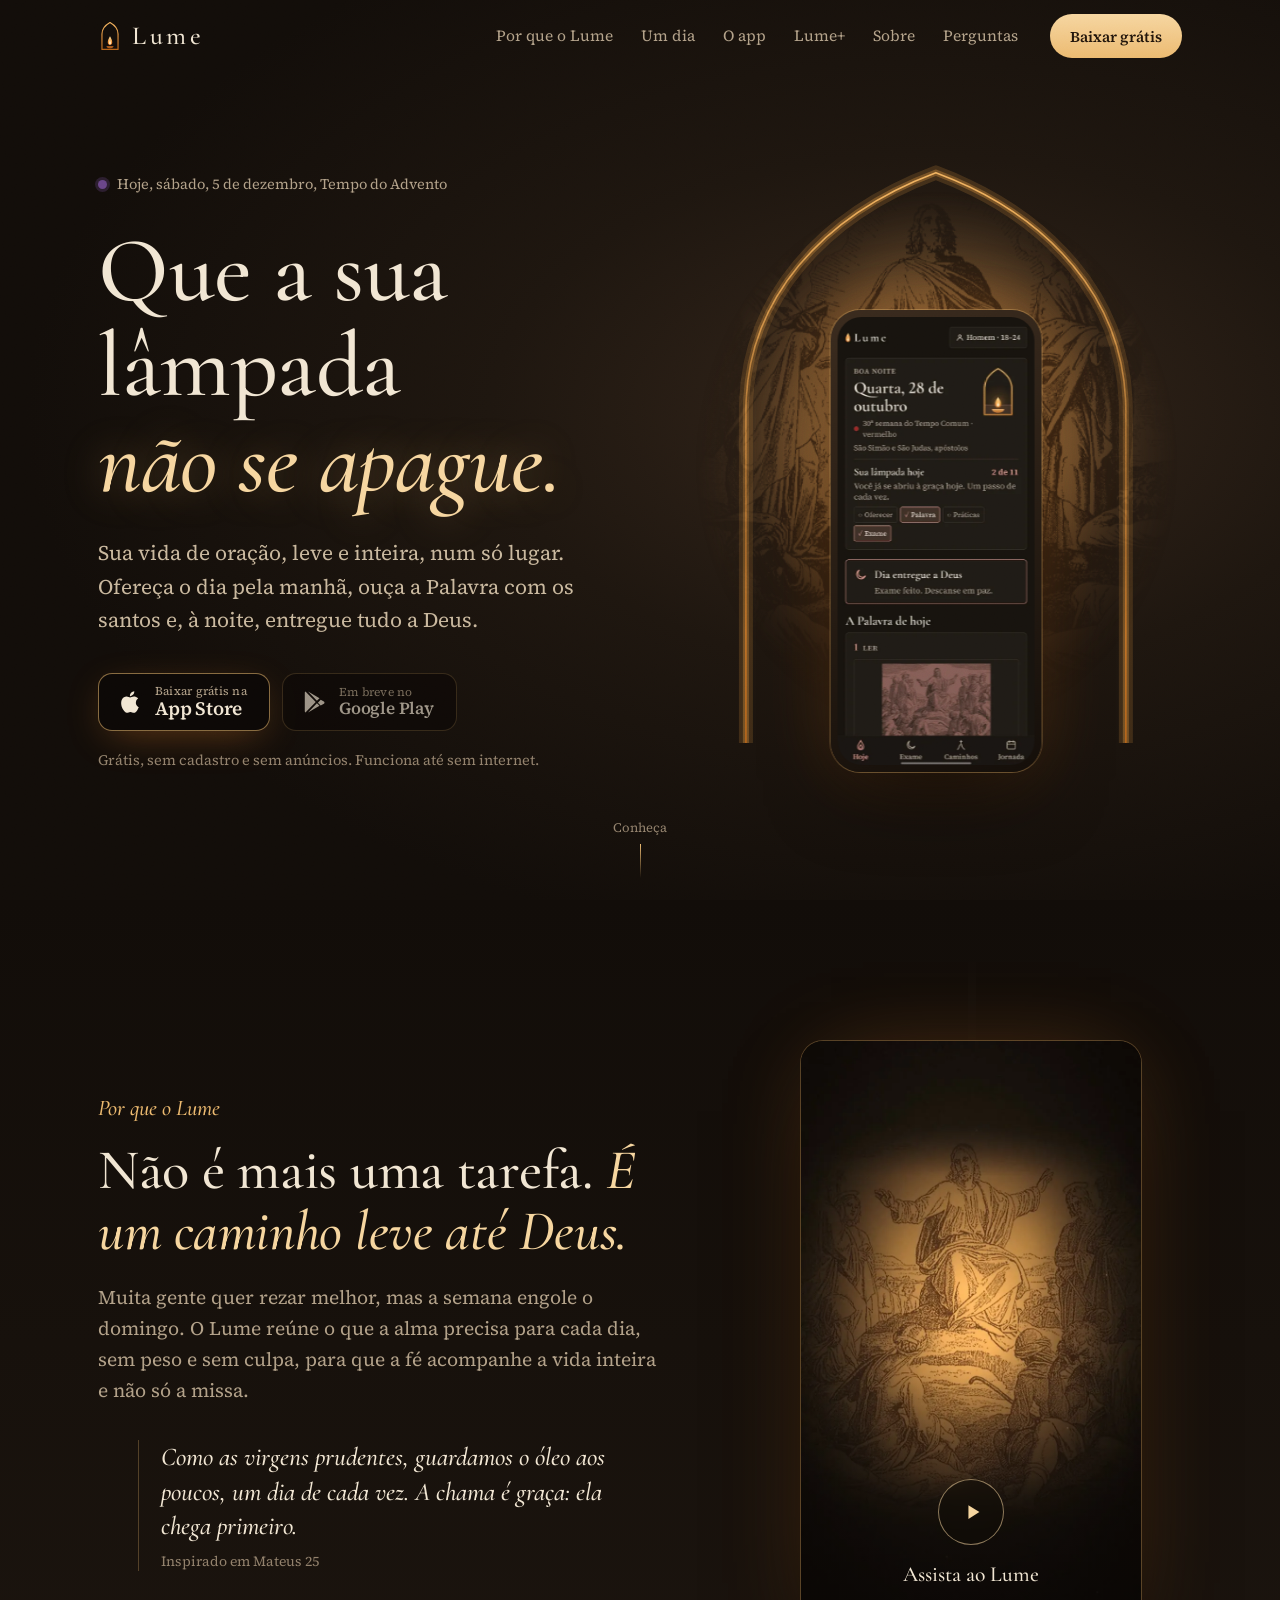
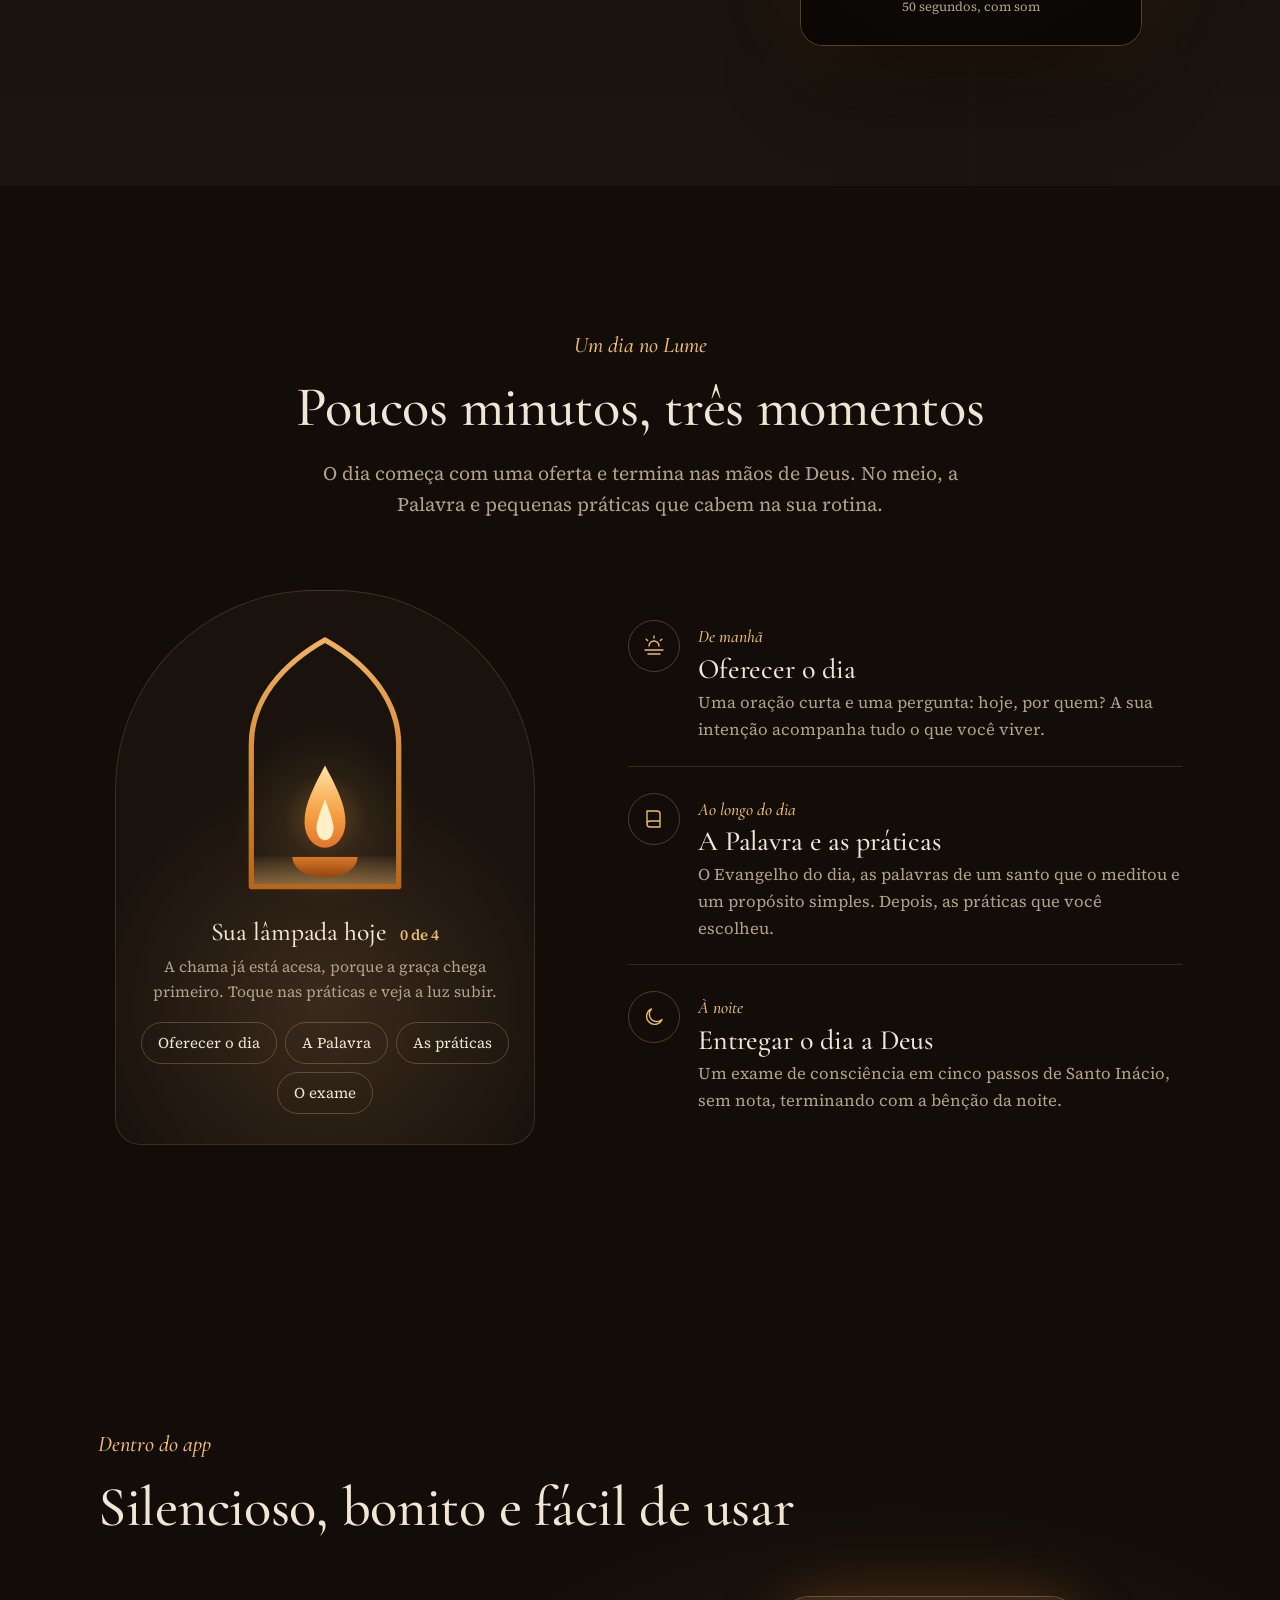
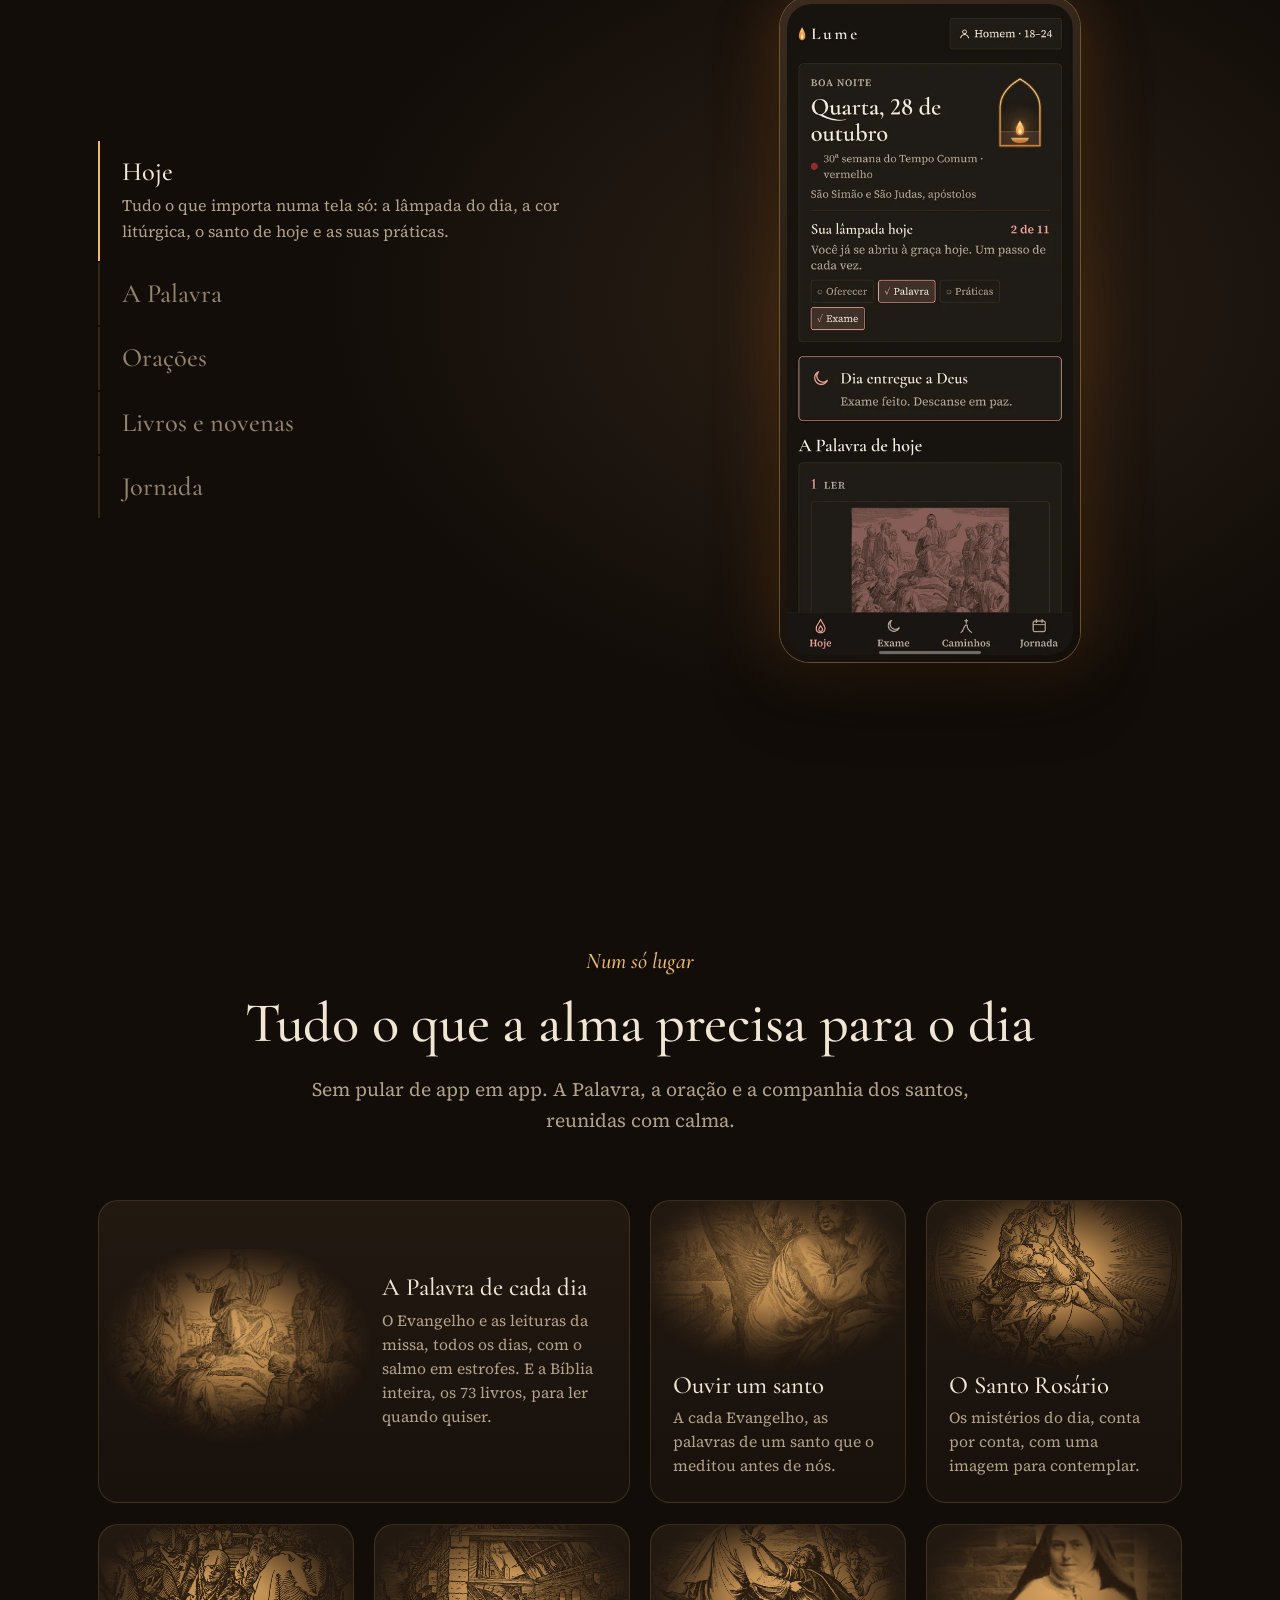
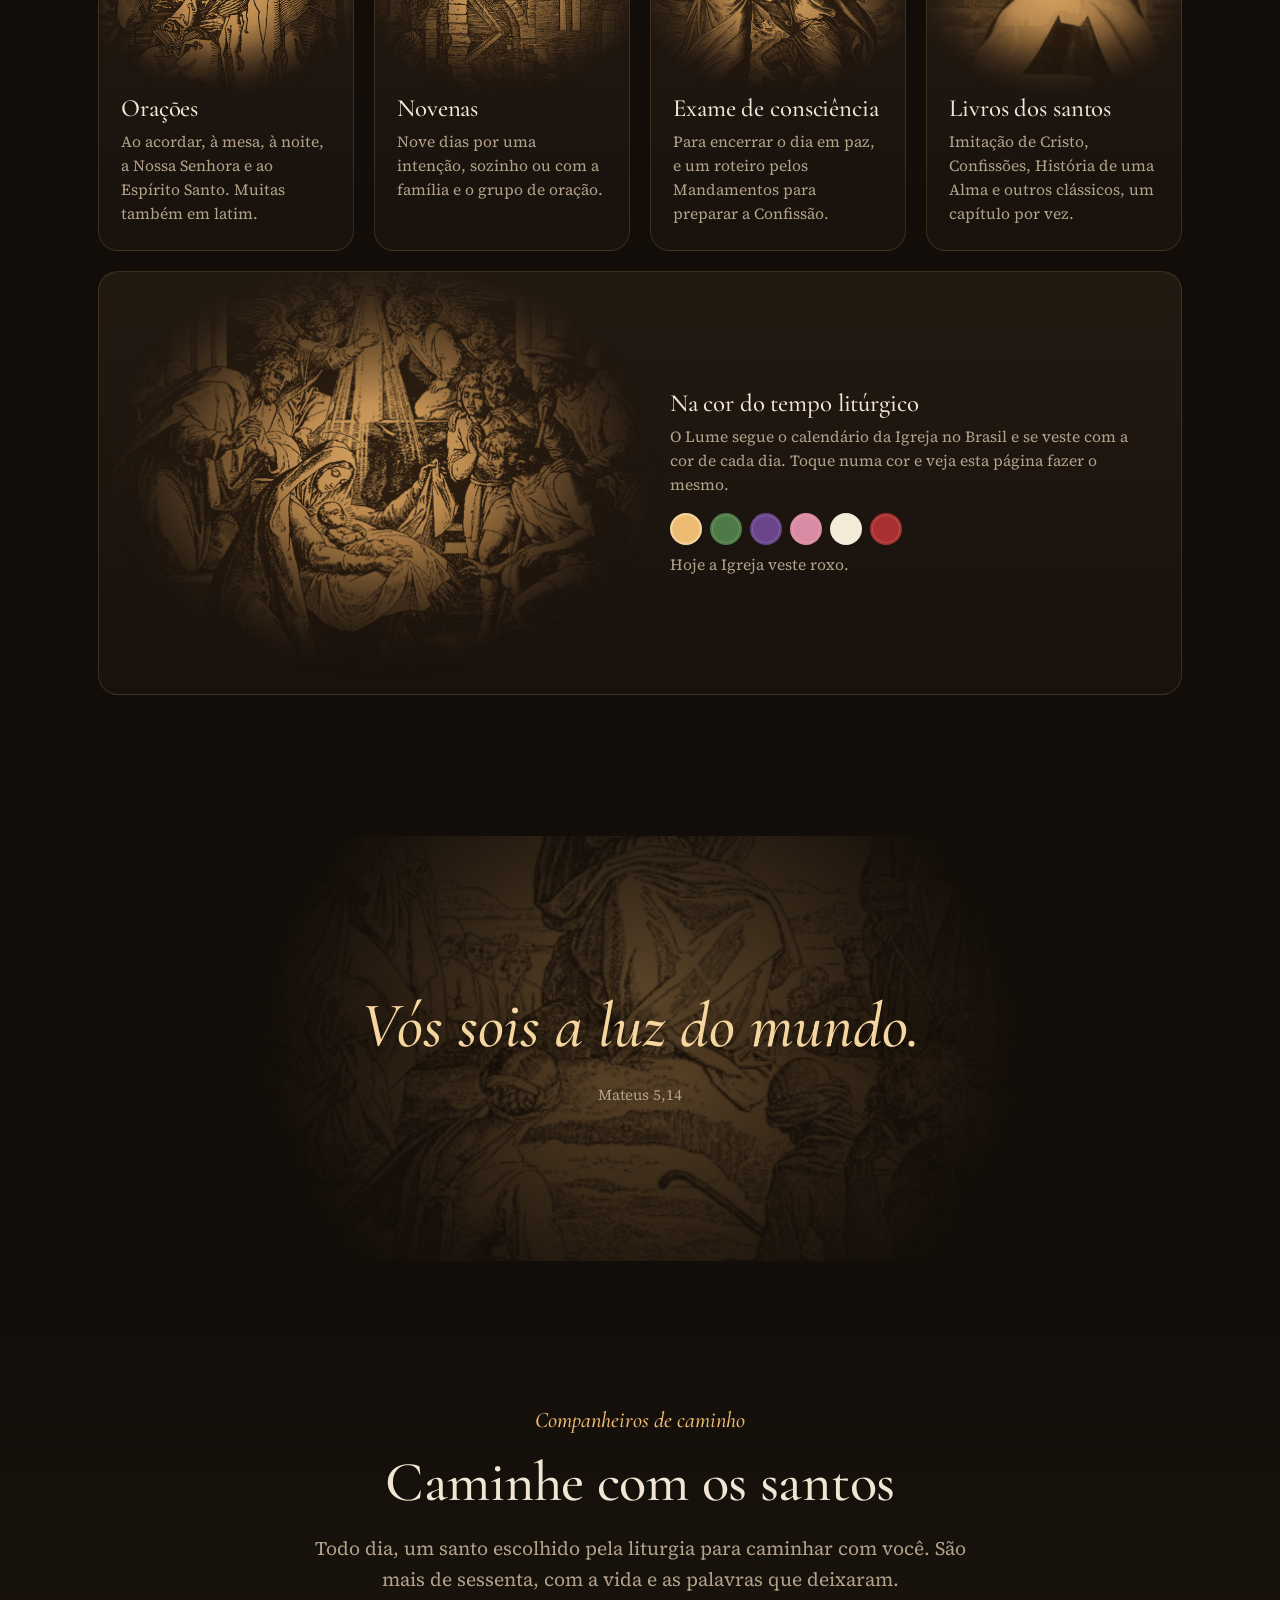
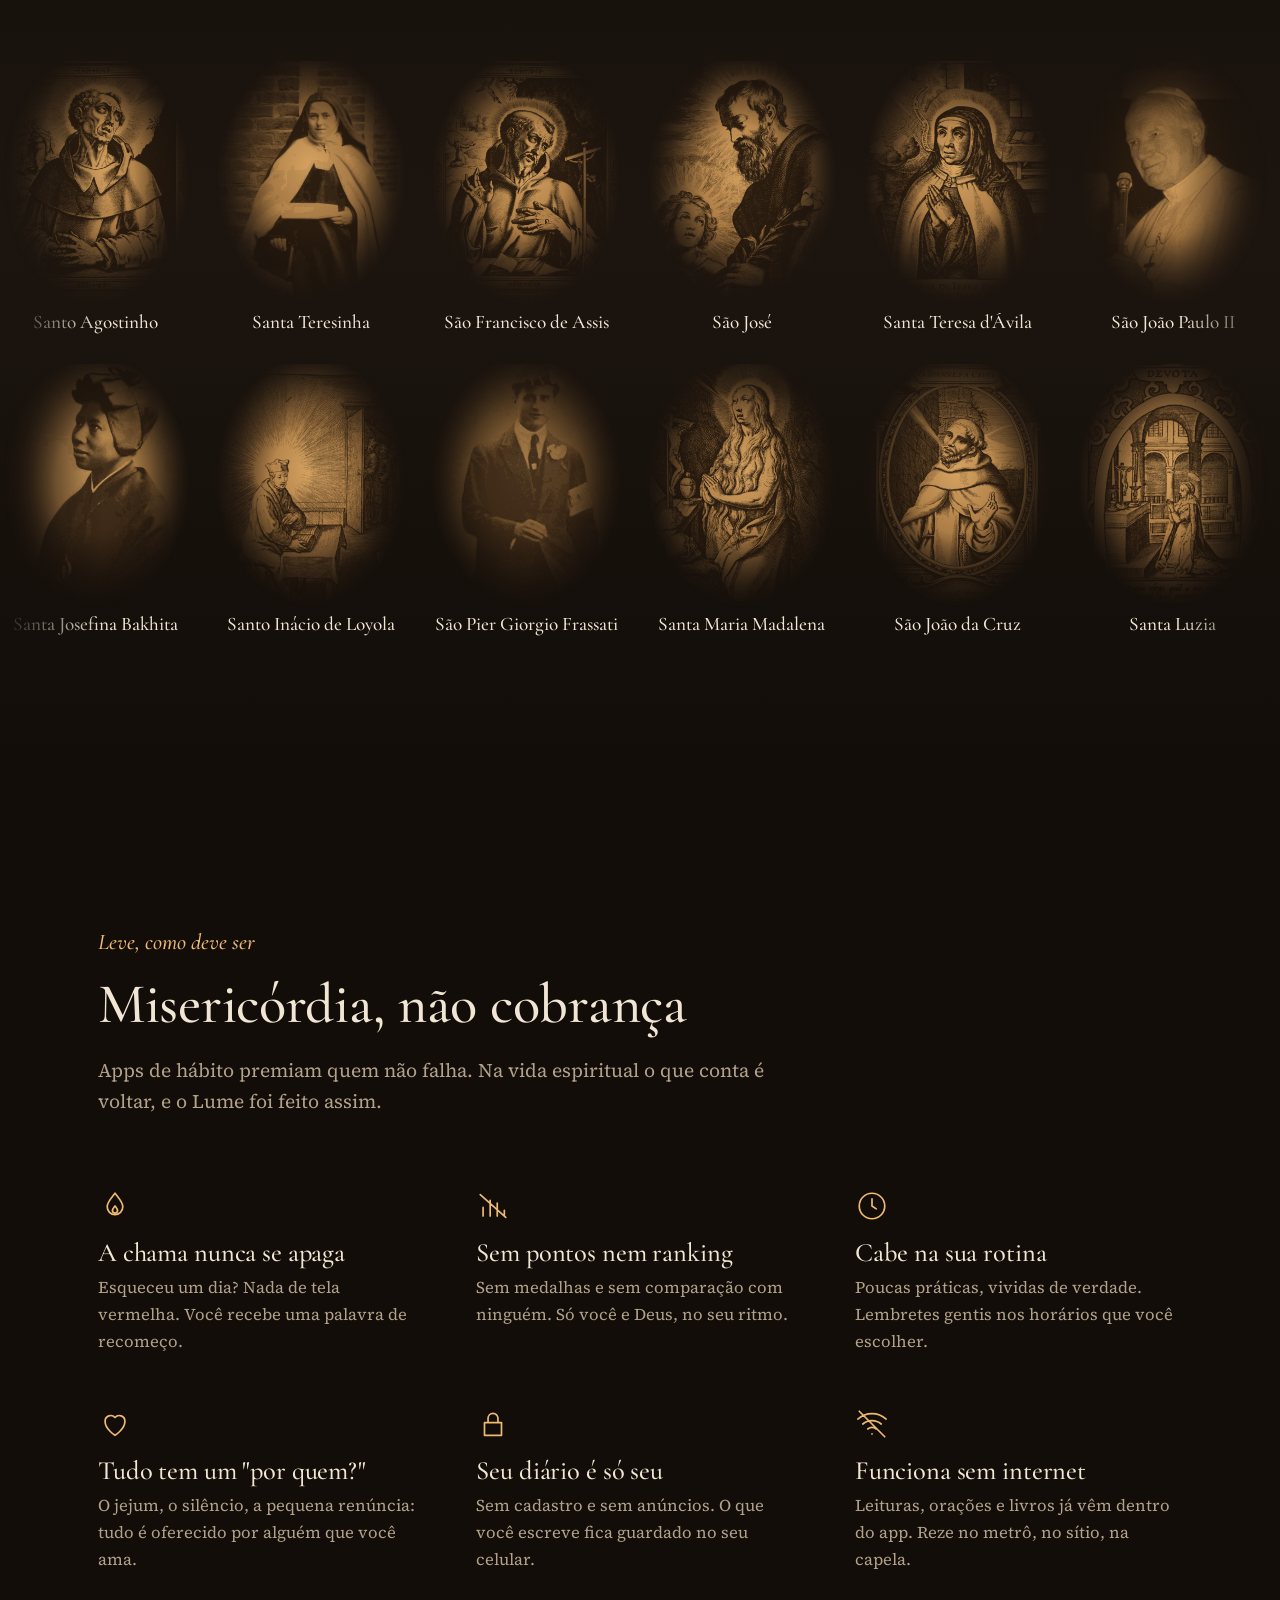
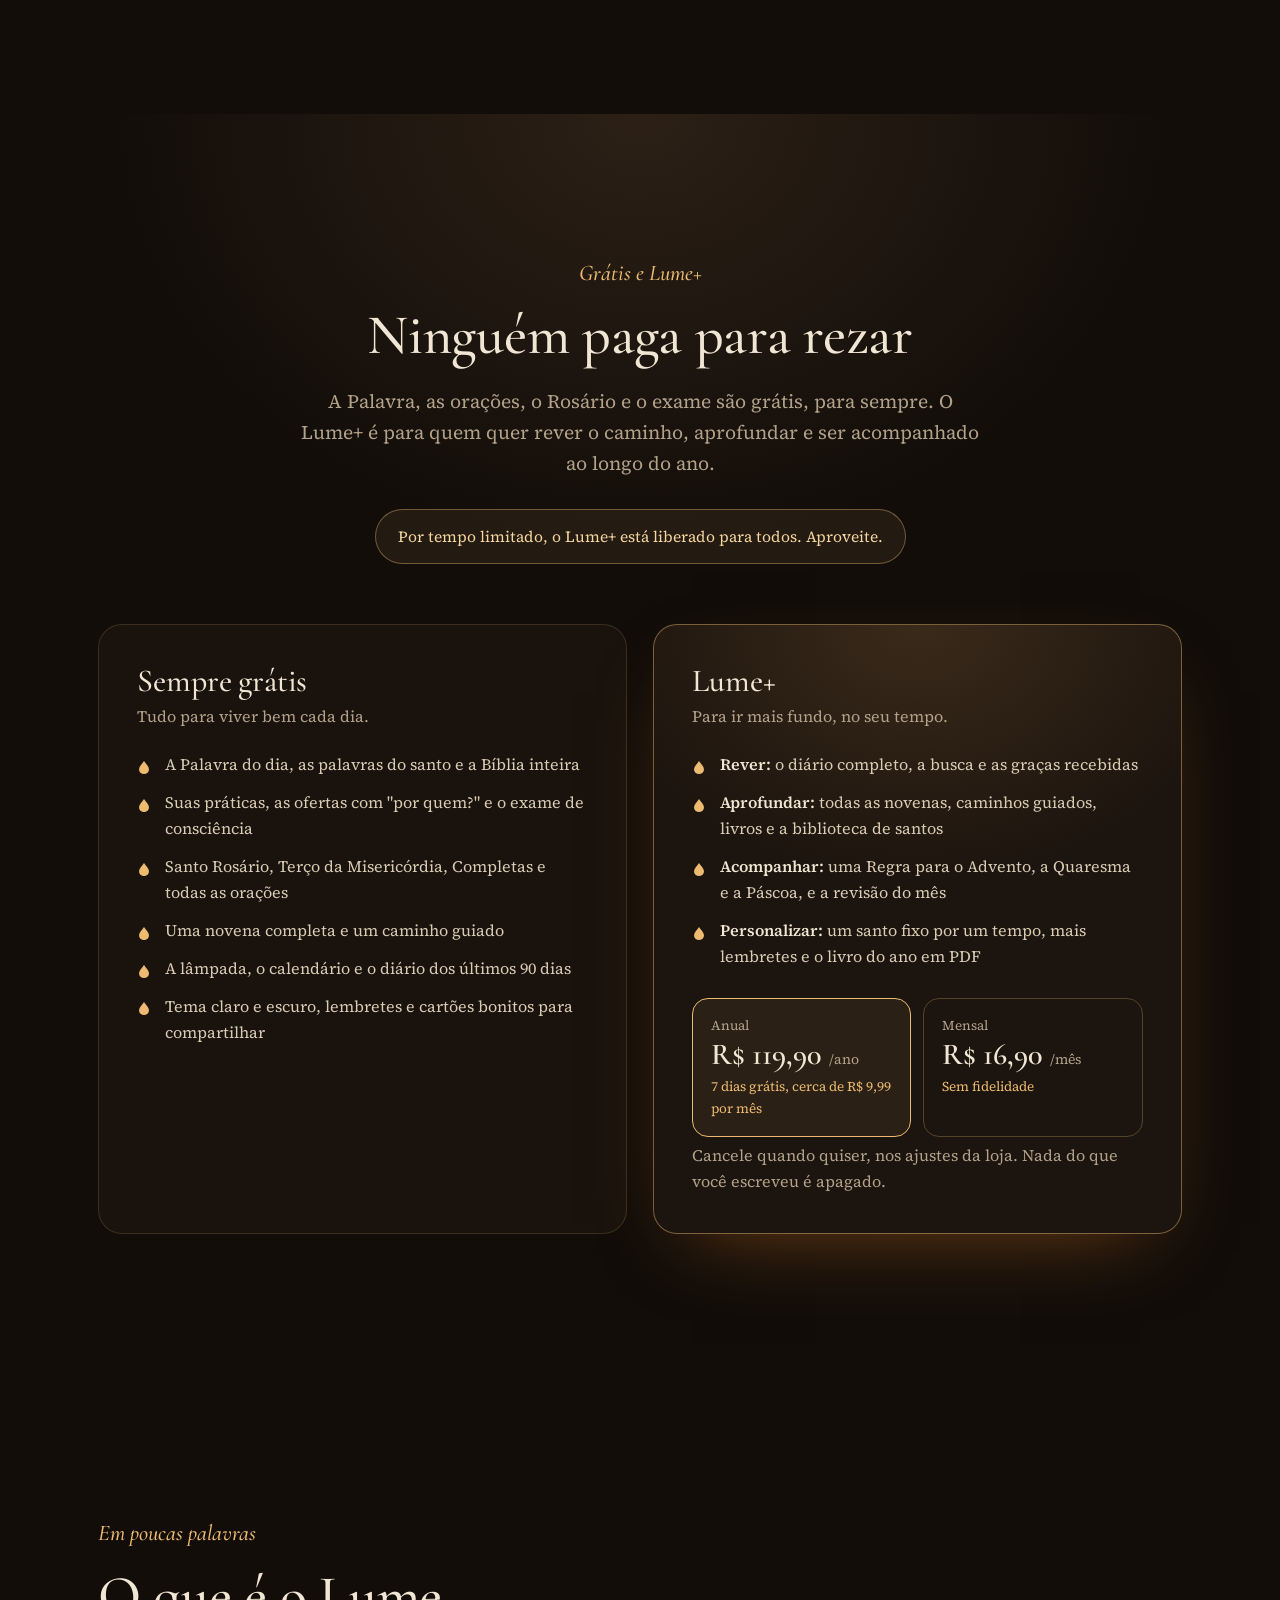
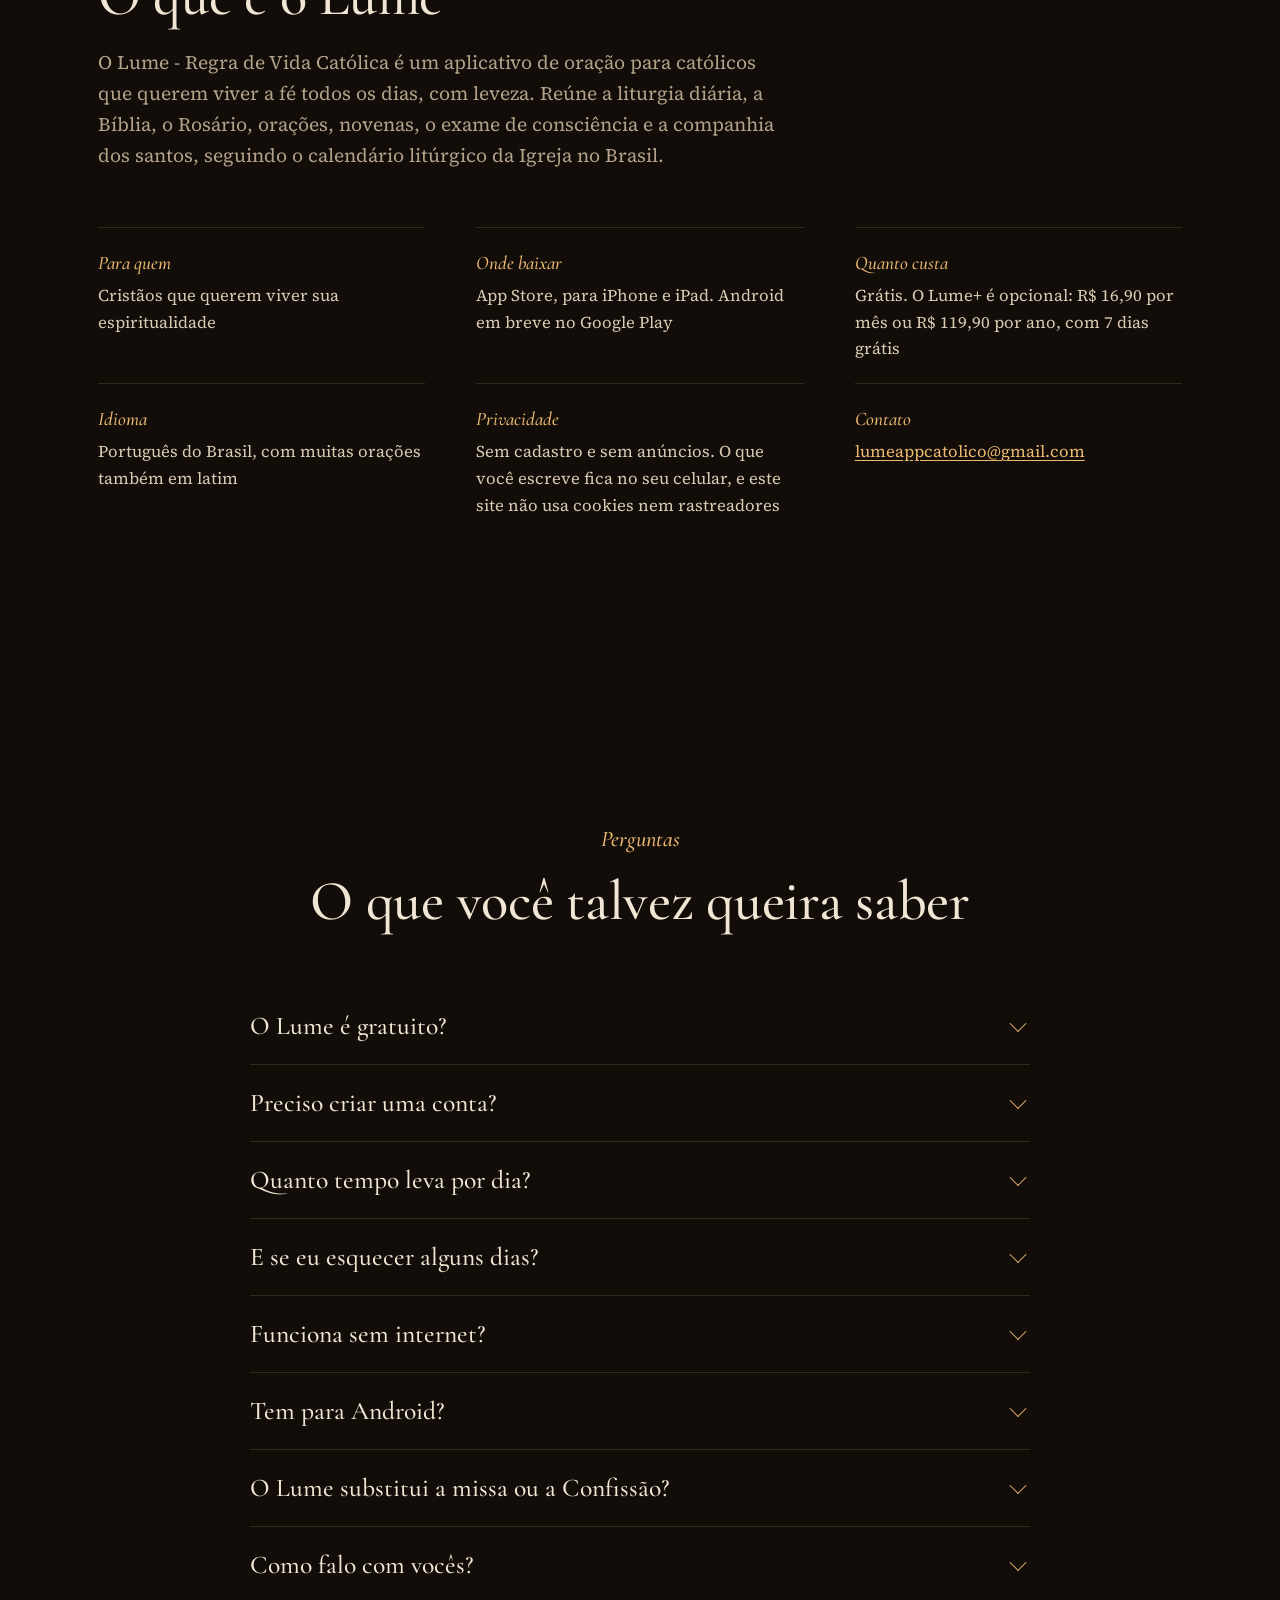
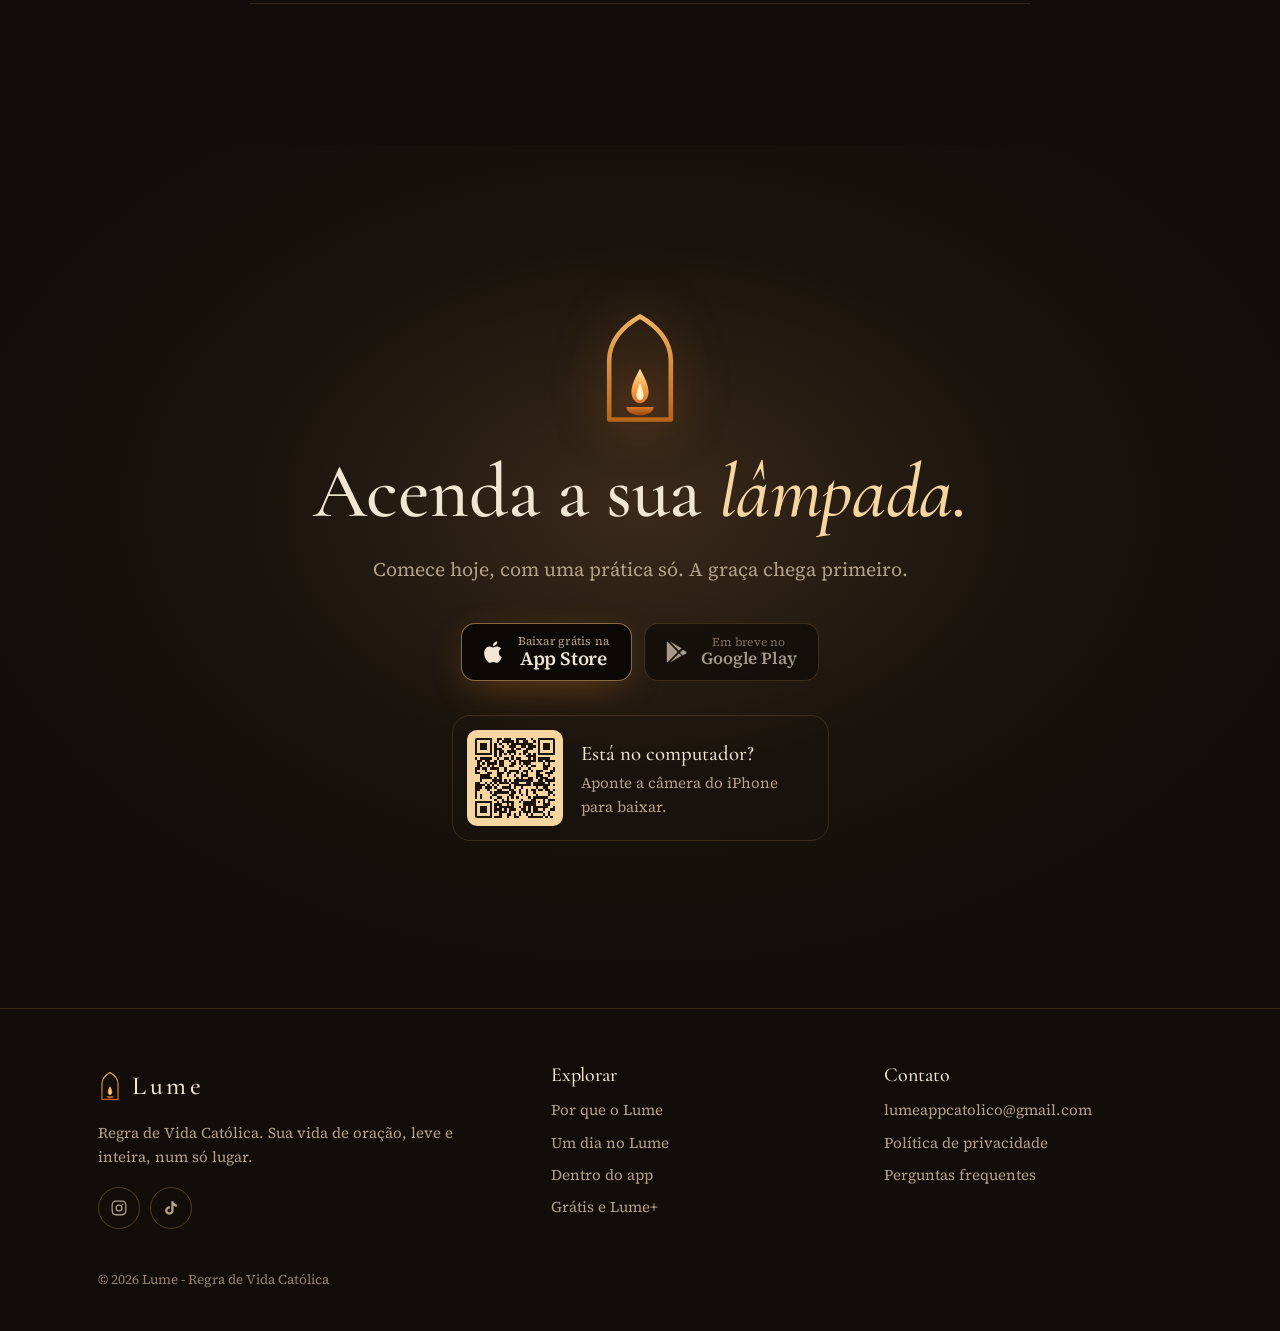
<file: index.html>
<!doctype html>
<html lang="pt-BR" class="no-js">
<head>
<meta charset="utf-8">
<meta name="viewport" content="width=device-width, initial-scale=1, viewport-fit=cover">
<title>Lume - Regra de Vida Católica</title>
<meta name="description" content="Sua vida de oração, leve e inteira, num só lugar. Ofereça o dia, ouça a Palavra com os santos e, à noite, entregue tudo a Deus. Grátis, sem cadastro e sem anúncios.">
<meta name="theme-color" content="#16100B">
<meta name="color-scheme" content="dark">
<link rel="canonical" href="https://lumecatolico.com.br/">
<meta property="og:type" content="website">
<meta property="og:locale" content="pt_BR">
<meta property="og:title" content="Lume - Regra de Vida Católica">
<meta property="og:description" content="Que a sua lâmpada não se apague. Sua vida de oração, leve e inteira, num só lugar.">
<meta property="og:url" content="https://lumecatolico.com.br/">
<meta property="og:image" content="https://lumecatolico.com.br/img/og.jpg">
<meta name="twitter:card" content="summary_large_image">
<link rel="icon" href="favicon.png" type="image/png">
<link rel="apple-touch-icon" href="apple-touch-icon.png">
<meta name="apple-itunes-app" content="app-id=6828948510">
<link rel="preload" href="fonts/cormorant-garamond-latin-500-normal.woff2" as="font" type="font/woff2" crossorigin>
<link rel="preload" href="fonts/source-serif-4-latin-400-normal.woff2" as="font" type="font/woff2" crossorigin>
<link rel="preload" href="img/app/captura-1.webp" as="image" fetchpriority="high">
<link rel="preload" href="media/g/schnorr-195.webp" as="image">
<script type="application/ld+json">{"@context": "https://schema.org", "@graph": [{"@type": "Organization", "@id": "https://lumecatolico.com.br/#org", "name": "Lume", "url": "https://lumecatolico.com.br/", "logo": "https://lumecatolico.com.br/apple-touch-icon.png", "email": "lumeappcatolico@gmail.com", "sameAs": ["https://instagram.com/lumeappcatolico", "https://www.tiktok.com/@lumeappcatolico", "https://apps.apple.com/app/id6828948510"]}, {"@type": "WebSite", "@id": "https://lumecatolico.com.br/#site", "url": "https://lumecatolico.com.br/", "name": "Lume - Regra de Vida Católica", "inLanguage": "pt-BR", "publisher": {"@id": "https://lumecatolico.com.br/#org"}}, {"@type": "MobileApplication", "@id": "https://lumecatolico.com.br/#app", "name": "Lume - Regra de Vida Católica", "operatingSystem": "iOS", "applicationCategory": "LifestyleApplication", "inLanguage": "pt-BR", "url": "https://apps.apple.com/app/id6828948510", "downloadUrl": "https://apps.apple.com/app/id6828948510", "image": "https://lumecatolico.com.br/img/og.jpg", "description": "Aplicativo católico de oração: liturgia diária, Bíblia, Rosário, orações, novenas, exame de consciência e a companhia dos santos, num só lugar. Sem cadastro e sem anúncios.", "publisher": {"@id": "https://lumecatolico.com.br/#org"}, "offers": [{"@type": "Offer", "name": "Lume", "price": "0", "priceCurrency": "BRL"}, {"@type": "Offer", "name": "Lume+ mensal", "price": "16.90", "priceCurrency": "BRL"}, {"@type": "Offer", "name": "Lume+ anual", "price": "119.90", "priceCurrency": "BRL"}]}, {"@type": "FAQPage", "mainEntity": [{"@type": "Question", "name": "O Lume é gratuito?", "acceptedAnswer": {"@type": "Answer", "text": "Sim. Tudo o que você precisa para viver o dia é gratuito: a Palavra, as práticas, o exame, as orações e o Rosário. O Lume+ é opcional."}}, {"@type": "Question", "name": "Preciso criar uma conta?", "acceptedAnswer": {"@type": "Answer", "text": "Não. É só baixar e começar. Suas práticas e seu diário ficam no próprio celular."}}, {"@type": "Question", "name": "Quanto tempo leva por dia?", "acceptedAnswer": {"@type": "Answer", "text": "Você decide. Dá para viver o essencial em poucos minutos, de manhã e à noite, e aprofundar quando tiver mais tempo."}}, {"@type": "Question", "name": "E se eu esquecer alguns dias?", "acceptedAnswer": {"@type": "Answer", "text": "Nada acontece. O Lume nunca mostra uma tela de falha: quando você volta, recebe uma palavra de recomeço."}}, {"@type": "Question", "name": "Funciona sem internet?", "acceptedAnswer": {"@type": "Answer", "text": "Sim. As leituras, as orações e os livros já vêm dentro do app."}}, {"@type": "Question", "name": "Tem para Android?", "acceptedAnswer": {"@type": "Answer", "text": "Está chegando ao Google Play nas próximas semanas. Siga @lumeappcatolico no Instagram para saber assim que sair."}}, {"@type": "Question", "name": "O Lume substitui a missa ou a Confissão?", "acceptedAnswer": {"@type": "Answer", "text": "Não. O Lume é um companheiro para o dia a dia, que ajuda a viver melhor os sacramentos, a vida da paróquia e o acompanhamento espiritual."}}, {"@type": "Question", "name": "Como falo com vocês?", "acceptedAnswer": {"@type": "Answer", "text": "Escreva para lumeappcatolico@gmail.com. Sugestões são muito bem-vindas."}}]}]}</script>
<style>
@font-face{font-family:"Cormorant";src:url(fonts/cormorant-garamond-latin-500-normal.woff2) format("woff2");font-weight:500;font-display:swap}
@font-face{font-family:"Cormorant";src:url(fonts/cormorant-garamond-latin-600-normal.woff2) format("woff2");font-weight:600;font-display:swap}
@font-face{font-family:"Cormorant";src:url(fonts/cormorant-garamond-latin-500-italic.woff2) format("woff2");font-weight:500;font-style:italic;font-display:swap}
@font-face{font-family:"Source Serif";src:url(fonts/source-serif-4-latin-400-normal.woff2) format("woff2");font-weight:400;font-display:swap}
@font-face{font-family:"Source Serif";src:url(fonts/source-serif-4-latin-400-italic.woff2) format("woff2");font-weight:400;font-style:italic;font-display:swap}
@font-face{font-family:"Source Serif";src:url(fonts/source-serif-4-latin-600-normal.woff2) format("woff2");font-weight:600;font-display:swap}

@property --ambar{syntax:'<color>';inherits:true;initial-value:#ECBA70}
@property --ouro{syntax:'<color>';inherits:true;initial-value:#F6D6A0}
@property --lit{syntax:'<color>';inherits:true;initial-value:#4E7A47}
:root{
  --sombra:#120D09; --madeira:#1C150F; --nicho:#2E2218;
  --creme:#F1E6D3; --pergaminho:#B3A28A; --cinza:#93826D;
  --ambar:#ECBA70; --ouro:#F6D6A0; --chama:#E8822A;
  --fio:color-mix(in srgb,var(--ambar) 16%,transparent); --fio2:color-mix(in srgb,var(--ambar) 28%,transparent);
  --lit:#4E7A47;
  --f-t:"Cormorant",Georgia,serif; --f-c:"Source Serif",Georgia,serif;
  --w:1180px; --pad:clamp(20px,5vw,48px);
  --ease:cubic-bezier(.2,.7,.2,1);
  transition:--ambar 1s ease,--ouro 1s ease,--lit 1s ease;
}
*,*::before,*::after{box-sizing:border-box}
html{overflow-x:clip;scroll-behavior:smooth;-webkit-text-size-adjust:100%;scroll-padding-top:76px}
body{margin:0;background:var(--sombra);color:var(--creme);font-family:var(--f-c);font-size:clamp(17px,1.05vw + 12px,19px);line-height:1.62;-webkit-font-smoothing:antialiased;text-rendering:optimizeLegibility;overflow-x:hidden}
body::after{content:"";position:fixed;inset:0;pointer-events:none;z-index:90;opacity:.06;mix-blend-mode:overlay;background-image:url("data:image/svg+xml,%3Csvg xmlns='http://www.w3.org/2000/svg' width='160' height='160'%3E%3Cfilter id='n'%3E%3CfeTurbulence type='fractalNoise' baseFrequency='.9' numOctaves='2' stitchTiles='stitch'/%3E%3C/filter%3E%3Crect width='100%25' height='100%25' filter='url(%23n)'/%3E%3C/svg%3E")}
.tinta{position:fixed;inset:0;pointer-events:none;z-index:80;background:radial-gradient(ellipse 90% 70% at 50% 35%,var(--lit),transparent 75%);mix-blend-mode:soft-light;opacity:0;transition:opacity 1.2s ease}
.tinta.on{opacity:1}
img,svg,video{display:block;max-width:100%}
a{color:var(--ambar);text-decoration-thickness:1px;text-underline-offset:3px}
a:hover{color:var(--ouro)}
:focus-visible{outline:2px solid var(--ambar);outline-offset:3px;border-radius:6px}
h1,h2,h3{font-family:var(--f-t);font-weight:500;line-height:1.08;margin:0;letter-spacing:-.005em;text-wrap:balance}
p{margin:0}
.wrap{max-width:var(--w);margin-inline:auto;padding-inline:var(--pad)}
.skip{position:absolute;left:-999px;top:8px;z-index:200;background:var(--creme);color:var(--sombra);padding:10px 16px;border-radius:8px}
.skip:focus{left:12px}
.sr{position:absolute;width:1px;height:1px;overflow:hidden;clip:rect(0 0 0 0)}

/* Tipos */
.cap{font-family:var(--f-t);font-style:italic;font-size:clamp(1.15rem,1.2vw + .8rem,1.4rem);color:var(--ambar);margin-bottom:14px;display:block}
.h2{font-size:clamp(2.3rem,4.4vw,3.9rem)}
.h2 i{font-style:italic;color:var(--ouro)}
.lead{color:var(--pergaminho);font-size:clamp(1.05rem,.6vw + .9rem,1.2rem);max-width:36em;margin-top:20px}
section{position:relative}
.sec{padding-block:clamp(84px,11vw,150px)}
.center{text-align:center}.center .lead{margin-inline:auto}

/* Gravura âmbar que se dissolve no fundo */
.grav{position:relative;aspect-ratio:var(--ar,4/3);-webkit-mask-image:radial-gradient(ellipse 50% 50% at 50% 50%,#000 38%,transparent 100%);mask-image:radial-gradient(ellipse 50% 50% at 50% 50%,#000 38%,transparent 100%)}
.grav::before{content:"";position:absolute;inset:0;background:radial-gradient(ellipse 70% 65% at var(--lx,50%) var(--ly,42%),color-mix(in srgb,#C99558 62%,var(--ambar)) 0%,color-mix(in srgb,#8A5D30 70%,var(--ambar)) 42%,#3A2716 82%);transition:background .9s var(--ease)}
.grav::after{content:"";position:absolute;inset:0;background:#1E130A;opacity:.92;-webkit-mask:var(--img) var(--pos,center)/cover no-repeat;mask:var(--img) var(--pos,center)/cover no-repeat}

/* Botões das lojas */
.lojas{display:flex;flex-wrap:wrap;gap:12px}
.loja{display:inline-flex;align-items:center;gap:12px;min-height:58px;padding:9px 22px 9px 18px;border-radius:14px;background:#0C0806;border:1px solid var(--fio2);color:var(--creme);text-decoration:none;transition:border-color .25s,transform .25s var(--ease),box-shadow .25s}
.loja svg{width:26px;height:26px;fill:currentColor;flex:none}
.loja span{display:flex;flex-direction:column;line-height:1.1}
.loja small{font-size:12px;color:var(--pergaminho);letter-spacing:.02em}
.loja strong{font-family:var(--f-c);font-weight:600;font-size:19px;letter-spacing:-.01em}
.loja.ios{border-color:color-mix(in srgb,var(--ambar) 55%,transparent);box-shadow:0 0 0 0 rgba(236,186,112,0),0 10px 40px -12px rgba(232,130,42,.45)}
.loja.ios:hover{transform:translateY(-2px);border-color:var(--ambar);color:var(--creme);box-shadow:0 14px 50px -10px rgba(232,130,42,.6)}
.loja.breve{opacity:.62;cursor:default}
.loja.breve strong{font-size:17px}

.btn{display:inline-flex;align-items:center;justify-content:center;gap:8px;min-height:44px;padding:10px 20px;border-radius:999px;font:600 15px/1 var(--f-c);text-decoration:none;color:#21150B;background:linear-gradient(180deg,var(--ouro),var(--ambar));border:0;cursor:pointer;transition:filter .2s,transform .2s}
.btn:hover{filter:brightness(1.07);color:#21150B}
.btn.ghost{background:transparent;color:var(--creme);border:1px solid var(--fio2)}
.btn.ghost:hover{border-color:var(--ambar);color:var(--ouro)}

/* Cabeçalho */
.hdr{position:fixed;inset:0 0 auto;z-index:50;transition:background .4s,border-color .4s,backdrop-filter .4s;border-bottom:1px solid transparent}
.hdr.solid{background:rgba(18,13,9,.82);backdrop-filter:blur(14px) saturate(1.2);-webkit-backdrop-filter:blur(14px) saturate(1.2);border-color:var(--fio)}
.hdr .wrap{display:flex;align-items:center;gap:24px;height:72px}
.marca{display:flex;align-items:center;gap:10px;color:var(--creme);text-decoration:none;font-family:var(--f-t);font-size:26px;letter-spacing:.14em}
.marca svg{width:24px;height:30px}
.nav{display:flex;gap:28px;margin-left:auto}
.nav a{color:var(--pergaminho);text-decoration:none;font-size:15.5px;transition:color .2s}
.nav a:hover,.nav a[aria-current]{color:var(--creme)}
.nav-baixar{display:none}
@media (max-width:620px){.nav .nav-baixar{display:block;color:var(--ambar)}}
.hdr .btn{margin-left:8px}
.burger{display:none;margin-left:auto;width:44px;height:44px;border-radius:12px;background:transparent;border:1px solid var(--fio);color:var(--creme);cursor:pointer}
.burger svg{width:22px;height:22px;margin:auto;stroke:currentColor;fill:none;stroke-width:1.6;stroke-linecap:round}

/* Hero */
.hero{min-height:100svh;display:flex;align-items:center;padding:110px 0 70px;overflow:hidden;background:radial-gradient(ellipse 70% 60% at 72% 46%,#33251A 0%,#1E160F 48%,var(--sombra) 100%)}
.hero-grid{display:grid;grid-template-columns:1.05fr .95fr;gap:clamp(24px,4vw,64px);align-items:center;width:100%}
.hoje{display:inline-flex;align-items:center;gap:10px;font-size:14.5px;color:var(--pergaminho);margin-bottom:26px}
.hoje i{width:9px;height:9px;border-radius:50%;background:var(--lit);box-shadow:0 0 0 3px color-mix(in srgb,var(--lit) 30%,transparent);transition:background .6s}
.hero h1{font-size:clamp(3.1rem,7.2vw,6.4rem);line-height:1.04;font-weight:500}
.hero h1 span{display:block;font-style:italic;color:var(--ouro);text-shadow:0 0 40px color-mix(in srgb,var(--ambar) 35%,transparent)}
.hero .lead{font-size:clamp(1.1rem,.8vw + .9rem,1.3rem);margin-top:26px;max-width:30em;color:#C9B89E}
.hero .lojas{margin-top:36px}
.hero-nota{margin-top:18px;font-size:14.5px;color:var(--cinza)}

.santuario{position:relative;justify-self:center;width:min(100%,520px);aspect-ratio:520/640}
.arco{position:absolute;inset:0 6% 4%;}
.arco svg{width:100%;height:100%;overflow:visible}
.arco .gr{position:absolute;inset:4% -6% 2%;--ar:auto}
.arco .gr .grav{position:absolute;inset:0;aspect-ratio:auto;--ly:38%;opacity:.75}
.fone{position:absolute;width:43%;left:50%;bottom:0;transform:translateX(-50%);border-radius:30px;padding:7px;background:linear-gradient(160deg,#3A2B1E,#140E09);box-shadow:0 0 0 1px color-mix(in srgb,var(--ambar) 35%,transparent),0 30px 80px -20px rgba(0,0,0,.8),0 0 70px -10px rgba(232,130,42,.4)}
.fone img{border-radius:24px;width:100%;height:auto;background:#1a130d}
.brasa{position:absolute;width:3px;height:3px;border-radius:50%;background:#FFC46B;box-shadow:0 0 6px 2px rgba(255,170,80,.6);opacity:0;animation:sobe 9s linear infinite}
@keyframes sobe{0%{opacity:0;transform:translate(0,0)}15%{opacity:.7}100%{opacity:0;transform:translate(var(--dx,10px),-260px)}}

/* Acender: o momento de abertura */
.santuario{opacity:0;transform:translateY(22px) scale(.97);transition:opacity 1.8s var(--ease),transform 2.2s var(--ease);will-change:opacity,transform}
.santuario .aura{position:absolute;left:50%;top:46%;width:90%;aspect-ratio:1;border-radius:50%;background:radial-gradient(circle,rgba(232,130,42,.32),transparent 62%);transform:translate(-50%,-50%) scale(.55);opacity:0;transition:transform 2.6s var(--ease) .2s,opacity 2.2s ease .2s;will-change:transform,opacity}
.santuario .fone{opacity:0;transform:translate(-50%,18px);transition:opacity 1.4s ease .45s,transform 1.8s var(--ease) .45s;will-change:opacity,transform}
.pronto .santuario{opacity:1;transform:none}
.pronto .santuario .fone{opacity:1;transform:translateX(-50%)}
.pronto .santuario .aura{opacity:1;transform:translate(-50%,-50%) scale(1)}
.santuario .arco,.santuario .gr{transform:translateZ(0)}
.acende .h-in{opacity:0;transform:translateY(14px);animation:fone2 1.1s var(--d,0s) var(--ease) forwards}
@keyframes fone2{to{opacity:1;transform:none}}
.desce{position:absolute;left:50%;bottom:22px;transform:translateX(-50%);color:var(--cinza);font-size:13px;text-decoration:none;display:flex;flex-direction:column;align-items:center;gap:6px}
.desce::after{content:"";width:1px;height:34px;background:linear-gradient(var(--ambar),transparent);animation:pulso 2.6s ease-in-out infinite}
@keyframes pulso{50%{opacity:.25}}

/* Proposta */
.proposta{background:linear-gradient(var(--sombra),var(--madeira))}
.prop-grid{display:grid;grid-template-columns:1.15fr .85fr;gap:clamp(40px,7vw,100px);align-items:center}
.parabola{margin-top:34px;padding-left:22px;border-left:1px solid var(--fio2);font-family:var(--f-t);font-style:italic;font-size:clamp(1.3rem,1.4vw + .8rem,1.6rem);line-height:1.35;color:var(--creme);max-width:28em}
.parabola small{display:block;margin-top:8px;font-family:var(--f-c);font-style:normal;font-size:14px;color:var(--cinza)}
.video{position:relative;width:min(100%,340px);margin-inline:auto;aspect-ratio:9/16;border-radius:22px;overflow:hidden;background:#0d0906;box-shadow:0 0 0 1px var(--fio2),0 40px 90px -30px rgba(0,0,0,.9),0 0 90px -30px rgba(232,130,42,.45)}
.video img,.video video{width:100%;height:100%;object-fit:cover}
.video button{position:absolute;inset:0;border:0;background:linear-gradient(transparent 55%,rgba(10,7,5,.85));cursor:pointer;color:var(--creme);display:flex;flex-direction:column;align-items:center;justify-content:flex-end;gap:12px;padding:28px;font:inherit}
.video .play{width:66px;height:66px;border-radius:50%;display:grid;place-items:center;background:rgba(18,13,9,.55);border:1px solid rgba(246,214,160,.55);backdrop-filter:blur(6px);transition:transform .3s var(--ease),background .3s}
.video button:hover .play{transform:scale(1.07);background:rgba(232,130,42,.35)}
.video .play svg{width:22px;height:22px;fill:var(--ouro);margin-left:4px}
.video b{font-family:var(--f-t);font-weight:500;font-size:1.35rem}
.video small{font-size:13px;color:var(--pergaminho);margin-top:-8px}

/* Um dia */
.dia-grid{display:grid;grid-template-columns:.9fr 1.1fr;gap:clamp(40px,6vw,90px);align-items:center;margin-top:clamp(40px,6vw,70px)}
.lamparina{position:relative;padding:28px 24px 30px;border-radius:200px 200px 26px 26px;background:radial-gradient(ellipse 80% 60% at 50% 75%,#3A2A1B,#1A130D 70%);border:1px solid var(--fio);text-align:center;max-width:420px;margin-inline:auto;width:100%}
.lamparina svg.lp{width:min(62%,220px);margin:8px auto 0;overflow:visible}
.lamparina h3{font-size:1.6rem;margin-top:18px}
.lamparina h3 b{font-family:var(--f-c);font-weight:600;font-size:15px;color:var(--ambar);margin-left:8px;vertical-align:middle}
.lamparina p{font-size:15.5px;color:var(--pergaminho);margin-top:8px;min-height:3.2em}
.chips{display:flex;flex-wrap:wrap;justify-content:center;gap:8px;margin-top:18px}
.chip{min-height:42px;padding:8px 16px;border-radius:999px;border:1px solid var(--fio2);background:transparent;color:var(--creme);font:15px var(--f-c);cursor:pointer;transition:all .3s}
.chip:hover{border-color:var(--ambar)}
.chip[aria-pressed=true]{background:color-mix(in srgb,var(--ambar) 16%,transparent);border-color:var(--ambar);color:var(--ouro)}
.chip[aria-pressed=true]::before{content:"✓ ";}
.flama{transform-origin:50px 100px;animation:treme 3.2s ease-in-out infinite}
@keyframes treme{0%,100%{transform:scale(1,1) skewX(0)}30%{transform:scale(.97,1.03) skewX(-1.5deg)}60%{transform:scale(1.02,.98) skewX(1deg)}}
.lp .luz{transition:transform 1.4s var(--ease),opacity 1.4s;transform-origin:50px 118px}
.momentos{list-style:none;margin:0;padding:0;display:grid;gap:4px}
.momentos li{display:grid;grid-template-columns:52px 1fr;gap:18px;padding:22px 0;border-bottom:1px solid var(--fio)}
.momentos li:last-child{border-bottom:0}
.momentos .ic{width:52px;height:52px;border-radius:50%;border:1px solid var(--fio2);display:grid;place-items:center;color:var(--ambar)}
.momentos .ic svg{width:24px;height:24px;stroke:currentColor;fill:none;stroke-width:1.4;stroke-linecap:round;stroke-linejoin:round}
.momentos small{font-family:var(--f-t);font-style:italic;color:var(--ambar);font-size:1.1rem}
.momentos h3{font-size:1.75rem;margin:2px 0 6px}
.momentos p{color:var(--pergaminho);font-size:16.5px}

/* Dentro do app */
.app{background:radial-gradient(ellipse 60% 50% at 70% 55%,#2C2016,var(--sombra) 75%)}
.tour>*{min-width:0}
.tour{display:grid;grid-template-columns:1fr 1fr;gap:clamp(30px,6vw,90px);align-items:center;margin-top:clamp(36px,5vw,60px)}
.abas{display:grid;gap:2px}
.aba{display:block;width:100%;text-align:left;background:transparent;border:0;border-left:2px solid var(--fio);padding:16px 0 16px 22px;color:var(--cinza);cursor:pointer;font:inherit;transition:color .3s,border-color .3s}
.aba b{display:block;font-family:var(--f-t);font-weight:500;font-size:1.65rem;line-height:1.15;color:inherit;transition:color .3s}
.aba span{display:block;font-size:16px;color:var(--pergaminho);max-height:0;overflow:hidden;opacity:0;transition:max-height .6s var(--ease),opacity .5s,margin .5s}
.aba[aria-selected=true]{border-color:var(--ambar);color:var(--creme)}
.aba[aria-selected=true] span{max-height:9em;opacity:1;margin-top:6px}
.aba:hover{color:var(--creme)}
.vitrine{position:relative;display:flex;justify-content:center;touch-action:pan-y}
.vitrine::before{content:"";position:absolute;width:80%;aspect-ratio:1;top:50%;left:50%;transform:translate(-50%,-50%);background:radial-gradient(circle,color-mix(in srgb,var(--chama) 45%,transparent),transparent 65%);filter:blur(30px);opacity:.55}
.vitrine .fone{position:relative;left:auto;bottom:auto;transform:none;width:min(300px,72vw)}
.telas{position:relative;border-radius:24px;overflow:hidden;aspect-ratio:480/1091}
.telas img{position:absolute;inset:0;width:100%;height:100%;object-fit:cover;opacity:0;transition:opacity .7s ease}
.telas img.on{opacity:1}
.pontos{display:none;justify-content:center;gap:2px;margin-top:14px}
.pontos button{width:28px;height:28px;border:0;padding:0;background:transparent;cursor:pointer;display:grid;place-items:center}
.pontos button::before{content:"";width:8px;height:8px;border-radius:4px;background:var(--fio2);transition:all .3s}
.pontos button[aria-current=true]::before{background:var(--ambar);width:22px}

/* Tudo num só lugar */
.tudo-grid{display:grid;grid-template-columns:repeat(4,1fr);gap:clamp(14px,1.6vw,22px);margin-top:clamp(40px,5vw,64px)}
.peca{position:relative;border-radius:20px;background:linear-gradient(180deg,#221911,#18110C);border:1px solid var(--fio);overflow:hidden;display:flex;flex-direction:column}
.peca .grav{--ar:16/11;margin:-6% -6% 0;-webkit-mask-image:radial-gradient(ellipse 50% 50% at 50% 46%,#000 30%,transparent 100%);mask-image:radial-gradient(ellipse 50% 50% at 50% 46%,#000 30%,transparent 100%)}
.peca div.tx{padding:4px 22px 24px;margin-top:-14px;position:relative}
.peca h3{font-size:1.55rem}
.peca p{font-size:15.5px;color:var(--pergaminho);margin-top:8px;line-height:1.55}
.peca.larga{grid-column:span 2;flex-direction:row;align-items:center}
.peca.cheia{grid-column:1/-1}.peca.cheia .grav{flex-basis:38%;--ar:16/9}
.peca.larga .grav{flex:0 0 52%;margin:0;--ar:4/3}
.peca.larga div.tx{margin:0;padding:28px 28px 28px 8px}
.cores{display:flex;gap:8px;margin-top:16px;flex-wrap:wrap}
.cor{width:32px;height:32px;border-radius:50%;border:2px solid transparent;background:var(--c);cursor:pointer;box-shadow:inset 0 0 0 1px rgba(255,255,255,.15);transition:transform .2s,border-color .2s}
.cor:hover{transform:scale(1.1)}
.cor[aria-pressed=true]{border-color:var(--ouro)}
.cor-nota{font-size:14px;color:var(--cinza);margin-top:10px;min-height:1.5em}

/* Versículo */
.versiculo{padding-block:clamp(90px,12vw,170px);overflow:hidden;text-align:center}
.versiculo .grav{position:absolute;left:50%;top:50%;width:min(1100px,140vw);transform:translate(-50%,-50%);--ar:560/479;opacity:.38;-webkit-mask-image:radial-gradient(ellipse 50% 50% at 50% 50%,#000 10%,transparent 72%);mask-image:radial-gradient(ellipse 50% 50% at 50% 50%,#000 10%,transparent 72%)}
.versiculo blockquote{position:relative;margin:0 auto;max-width:18em;font-family:var(--f-t);font-style:italic;font-size:clamp(2.2rem,5vw,4.2rem);line-height:1.12;color:var(--ouro);text-shadow:0 2px 30px rgba(0,0,0,.7)}
.versiculo cite{position:relative;display:block;margin-top:22px;font-style:normal;font-size:15px;color:var(--pergaminho)}

/* Santos */
.santos{overflow:hidden;background:linear-gradient(var(--sombra),var(--madeira) 50%,var(--sombra))}
.faixa{display:flex;gap:clamp(16px,2vw,26px);width:max-content;animation:anda 70s linear infinite;padding-block:6px}
.faixa.volta{animation-direction:reverse;animation-duration:80s;margin-top:18px}
.trilho:hover .faixa,.trilho:focus-within .faixa{animation-play-state:paused}
@keyframes anda{to{transform:translateX(-50%)}}
.trilho{margin-top:clamp(40px,5vw,60px);-webkit-mask-image:linear-gradient(90deg,transparent,#000 8%,#000 92%,transparent);mask-image:linear-gradient(90deg,transparent,#000 8%,#000 92%,transparent)}
.santo{width:clamp(150px,15vw,190px);text-align:center}
.santo .grav{--ar:3/4;-webkit-mask-image:radial-gradient(ellipse 50% 50% at 50% 46%,#000 42%,transparent 100%);mask-image:radial-gradient(ellipse 50% 50% at 50% 46%,#000 42%,transparent 100%)}
.santo b{display:block;font-family:var(--f-t);font-weight:500;font-size:1.2rem;line-height:1.2;margin-top:-4px;color:var(--creme)}

/* Leve */
.leve-grid{display:grid;grid-template-columns:repeat(3,1fr);gap:clamp(36px,4vw,56px) clamp(28px,4vw,60px);margin-top:clamp(44px,6vw,72px)}
.leve svg{width:34px;height:34px;stroke:var(--ambar);fill:none;stroke-width:1.2;stroke-linecap:round;stroke-linejoin:round}
.leve h3{font-size:1.65rem;margin-top:16px}
.leve p{color:var(--pergaminho);margin-top:8px;font-size:16.5px}

/* Lume+ */
.plus{background:radial-gradient(ellipse 60% 50% at 50% 0%,#2C2016,var(--sombra) 70%)}
.aviso{display:flex;gap:14px;align-items:center;justify-content:center;flex-wrap:wrap;margin:30px auto 0;padding:14px 22px;border-radius:999px;border:1px solid color-mix(in srgb,var(--ambar) 40%,transparent);background:color-mix(in srgb,var(--ambar) 8%,transparent);width:fit-content;max-width:100%;font-size:15.5px;color:var(--ouro);text-align:center}
.plus-grid{display:grid;grid-template-columns:1fr 1fr;gap:clamp(18px,2vw,28px);margin-top:clamp(40px,5vw,60px);align-items:stretch}
.caixa{border-radius:24px;border:1px solid var(--fio);background:#1A130D;padding:clamp(26px,3vw,40px)}
.caixa.dourada{border-color:color-mix(in srgb,var(--ambar) 45%,transparent);background:radial-gradient(ellipse 90% 60% at 50% 0%,#3A2A1A,#1C140E 70%);box-shadow:0 30px 80px -40px rgba(232,130,42,.5)}
.caixa h3{font-size:2rem}
.caixa>p{color:var(--pergaminho);margin-top:6px;font-size:16px}
.lista{list-style:none;margin:22px 0 0;padding:0;display:grid;gap:12px}
.lista li{position:relative;padding-left:28px;font-size:16px;color:#D9CBB4}
.lista li::before{content:"";position:absolute;left:2px;top:.55em;width:10px;height:13px;background:var(--ambar);-webkit-mask:url("data:image/svg+xml,%3Csvg xmlns='http://www.w3.org/2000/svg' viewBox='0 0 10 13'%3E%3Cpath d='M5 0C7 3 10 5.6 10 8.4A5 4.6 0 0 1 0 8.4C0 5.6 3 3 5 0z'/%3E%3C/svg%3E") center/contain no-repeat;mask:url("data:image/svg+xml,%3Csvg xmlns='http://www.w3.org/2000/svg' viewBox='0 0 10 13'%3E%3Cpath d='M5 0C7 3 10 5.6 10 8.4A5 4.6 0 0 1 0 8.4C0 5.6 3 3 5 0z'/%3E%3C/svg%3E") center/contain no-repeat}
.lista li b{color:var(--creme);font-weight:600}
.precos{display:grid;grid-template-columns:1fr 1fr;gap:12px;margin-top:28px}
.preco{border-radius:16px;border:1px solid var(--fio2);padding:16px 18px;position:relative}
.preco.melhor{border-color:var(--ambar);background:color-mix(in srgb,var(--ambar) 7%,transparent)}
.preco small{display:block;font-size:13.5px;color:var(--pergaminho)}
.preco strong{display:block;font-family:var(--f-t);font-weight:600;font-size:1.9rem;line-height:1.1;margin-top:2px}
.preco strong em{font-style:normal;font-family:var(--f-c);font-weight:400;font-size:14px;color:var(--pergaminho)}
.preco span{display:block;font-size:13.5px;color:var(--ambar);margin-top:4px}
.letra{font-size:14px;color:var(--cinza);margin-top:18px}

.fatos{display:grid;grid-template-columns:repeat(3,1fr);gap:0 clamp(24px,4vw,56px);margin:clamp(36px,5vw,56px) 0 0}
.fatos div{padding:20px 0;border-top:1px solid var(--fio)}
.fatos dt{font-family:var(--f-t);font-style:italic;font-size:1.2rem;color:var(--ambar)}
.fatos dd{margin:4px 0 0;font-size:16.5px;color:#D9CBB4}
@media (max-width:900px){.fatos{grid-template-columns:1fr 1fr}}
@media (max-width:560px){.fatos{grid-template-columns:1fr}}
/* Perguntas */
.faq{max-width:780px;margin:clamp(36px,5vw,56px) auto 0}
.faq details{border-bottom:1px solid var(--fio)}
.faq summary{list-style:none;cursor:pointer;padding:22px 44px 22px 0;position:relative;font-family:var(--f-t);font-size:clamp(1.3rem,1vw + 1rem,1.6rem);line-height:1.25}
.faq summary::-webkit-details-marker{display:none}
.faq summary::after{content:"";position:absolute;right:6px;top:50%;width:12px;height:12px;border-right:1.5px solid var(--ambar);border-bottom:1.5px solid var(--ambar);transform:translateY(-70%) rotate(45deg);transition:transform .35s var(--ease)}
.faq details[open] summary::after{transform:translateY(-30%) rotate(-135deg)}
.faq .r{padding:0 0 24px;color:var(--pergaminho);font-size:16.5px;max-width:40em}

/* Final */
.final{padding-block:clamp(100px,13vw,180px);text-align:center;overflow:hidden;background:radial-gradient(ellipse 55% 55% at 50% 42%,#3A2A1A,#1A130D 55%,var(--sombra))}
.final svg.lg{width:92px;height:114px;margin:0 auto 26px;filter:drop-shadow(0 0 24px rgba(232,130,42,.55))}
.final h2{font-size:clamp(2.8rem,6vw,5rem)}
.final h2 span{font-style:italic;color:var(--ouro)}
.final .lead{margin-inline:auto}
.final .lojas{justify-content:center;margin-top:38px}
.qr{display:inline-flex;align-items:center;gap:18px;margin-top:34px;padding:14px 22px 14px 14px;border-radius:18px;border:1px solid var(--fio);text-align:left}
.qr img{width:96px;height:96px;background:var(--ouro);padding:8px;border-radius:10px}
.qr p{font-size:15px;color:var(--pergaminho);max-width:15em}
.qr b{color:var(--creme);display:block;font-family:var(--f-t);font-weight:500;font-size:1.3rem}

footer{border-top:1px solid var(--fio);padding:56px 0 calc(40px + env(safe-area-inset-bottom));font-size:15px;color:var(--pergaminho)}
.rodape{display:grid;grid-template-columns:1.4fr 1fr 1fr;gap:36px}
footer .h-rod{font-family:var(--f-t);font-weight:500;font-size:1.25rem;color:var(--creme);margin:0 0 12px}
footer ul{list-style:none;margin:0;padding:0;display:grid;gap:8px}
footer a{color:var(--pergaminho);text-decoration:none}
footer a:hover{color:var(--ouro)}
.redes{display:flex;gap:10px;margin-top:18px}
.redes a{width:42px;height:42px;border-radius:50%;border:1px solid var(--fio2);display:grid;place-items:center}
.redes svg{width:18px;height:18px;fill:currentColor}
.copy{margin-top:40px;font-size:13.5px;color:var(--cinza)}

.janela{width:min(440px,calc(100% - 32px));max-width:none;max-height:calc(100% - 32px);padding:0;border:1px solid var(--fio2);border-radius:28px;background:radial-gradient(ellipse 90% 55% at 50% 0%,#3A2A1A,#1A130D 70%);color:var(--creme);box-shadow:0 40px 120px -20px rgba(0,0,0,.9),0 0 90px -30px rgba(232,130,42,.5);overflow:auto;opacity:0;transform:translateY(18px) scale(.97);transition:opacity .45s var(--ease),transform .5s var(--ease),overlay .5s allow-discrete,display .5s allow-discrete}
.janela[open]{opacity:1;transform:none}
@starting-style{.janela[open]{opacity:0;transform:translateY(18px) scale(.97)}}
.janela::backdrop{background:rgba(10,7,5,.6);backdrop-filter:blur(8px);-webkit-backdrop-filter:blur(8px);opacity:0;transition:opacity .45s ease,overlay .5s allow-discrete,display .5s allow-discrete}
.janela[open]::backdrop{opacity:1}
@starting-style{.janela[open]::backdrop{opacity:0}}
.janela-in{position:relative;padding:44px 32px 30px;text-align:center}
.janela .fechar{position:absolute;top:14px;right:14px;width:40px;height:40px;border-radius:50%;border:1px solid var(--fio);background:transparent;color:var(--pergaminho);cursor:pointer;display:grid;place-items:center}
.janela .fechar:hover{color:var(--creme);border-color:var(--fio2)}
.janela .fechar svg{width:18px;height:18px;stroke:currentColor;stroke-width:1.6;fill:none;stroke-linecap:round}
.janela .icone{width:76px;height:76px;margin:0 auto 18px;border-radius:20px;box-shadow:0 0 0 1px var(--fio2),0 12px 40px -8px rgba(232,130,42,.55)}
.janela h2{font-size:2.3rem}
.janela h2 span{font-style:italic;color:var(--ouro)}
.janela>div>p{color:var(--pergaminho);font-size:16px;margin-top:8px}
.janela .lojas{flex-direction:column;align-items:stretch;margin-top:26px}
.janela .loja{width:100%;justify-content:flex-start;text-align:left}
.janela .loja .seta{margin-left:auto;width:18px;height:18px;stroke:var(--ambar);fill:none;stroke-width:1.6;stroke-linecap:round;stroke-linejoin:round}
.janela .qr-m{display:flex;align-items:center;gap:16px;margin-top:22px;padding-top:22px;border-top:1px solid var(--fio);text-align:left}
.janela .qr-m img{width:84px;height:84px;background:var(--ouro);padding:7px;border-radius:10px;flex:none}
.janela .qr-m p{font-size:14.5px;color:var(--pergaminho)}
.janela .qr-m b{display:block;color:var(--creme);font-weight:600;font-size:15px}
.janela small.fim{display:block;margin-top:20px;font-size:13.5px;color:var(--cinza)}
@media (max-width:620px){
  .janela{width:100%;max-height:92svh;margin:auto 0 0;border-radius:28px 28px 0 0;border-bottom:0;transform:translateY(100%)}
  .janela[open]{transform:none}
  @starting-style{.janela[open]{transform:translateY(100%)}}
  .janela-in{padding:40px 22px calc(26px + env(safe-area-inset-bottom))}
  .janela-in::before{content:"";position:absolute;top:10px;left:50%;width:40px;height:4px;margin-left:-20px;border-radius:2px;background:var(--fio2)}
  .janela .qr-m{display:none}
}
html.travado{overflow:hidden}
/* Barra de download no celular */
.barra{position:fixed;left:12px;right:12px;bottom:calc(12px + env(safe-area-inset-bottom));z-index:60;display:none;align-items:center;gap:12px;padding:10px 10px 10px 14px;border-radius:18px;background:rgba(24,17,12,.92);backdrop-filter:blur(14px);-webkit-backdrop-filter:blur(14px);border:1px solid var(--fio2);box-shadow:0 18px 50px -10px rgba(0,0,0,.8);transform:translateY(140%);transition:transform .5s var(--ease)}
.barra.on{transform:none}
.barra img{width:40px;height:40px;border-radius:10px}
.barra p{flex:1;line-height:1.2;font-size:14px;color:var(--pergaminho)}
.barra p b{display:block;color:var(--creme);font-family:var(--f-t);font-weight:600;font-size:1.15rem}

/* Aparecer ao rolar (discreto) */
.rv{opacity:0;transform:translateY(16px);transition:opacity 1s var(--ease),transform 1s var(--ease);transition-delay:var(--d,0s)}
.rv.in{opacity:1;transform:none}
.no-js .rv{opacity:1;transform:none}

/* Menu no celular */
@media (max-width:980px){
  .nav{position:fixed;inset:72px 0 auto;flex-direction:column;gap:0;padding:12px var(--pad) 28px;background:rgba(18,13,9,.97);backdrop-filter:blur(14px);border-bottom:1px solid var(--fio);transform:translateY(-12px);opacity:0;visibility:hidden;transition:all .35s var(--ease)}
  .nav.open{transform:none;opacity:1;visibility:visible}
  .nav a{padding:14px 0;font-family:var(--f-t);font-size:1.6rem;color:var(--creme);border-bottom:1px solid var(--fio)}
  .burger{display:grid;margin-left:12px}
  .hdr .btn{margin-left:auto}
}
@media (max-width:1060px){
  .tudo-grid{grid-template-columns:repeat(2,1fr)}
  .peca.larga{grid-column:span 2}
}
@media (max-width:900px){
  .hero{min-height:auto;padding-top:104px}
  .hero-grid{grid-template-columns:1fr;text-align:center}
  .hoje{justify-content:center}
  .hero .lead{margin-inline:auto}
  .hero .lojas{justify-content:center}
  .santuario{width:min(86%,420px);margin-top:20px}
  .desce{display:none}
  .prop-grid,.dia-grid{grid-template-columns:1fr}
  .tour{grid-template-columns:1fr}
  .abas{display:flex;overflow-x:auto;gap:8px;scroll-snap-type:x mandatory;padding-bottom:6px;margin-inline:calc(var(--pad) * -1);padding-inline:var(--pad);scrollbar-width:none}
  .abas::-webkit-scrollbar{display:none}
  .aba{flex:none;scroll-snap-align:start;width:auto}
  .aba{border:1px solid var(--fio2);border-radius:999px;padding:10px 18px}
  .aba b{font-size:1.15rem;font-family:var(--f-c);font-weight:400}
  .aba span{display:none}
  .aba[aria-selected=true]{background:color-mix(in srgb,var(--ambar) 14%,transparent)}
  .legenda{text-align:center;color:var(--pergaminho);font-size:16px;max-width:30em;margin:22px auto 0;min-height:3.2em}
  .pontos{display:flex}
  .leve-grid{grid-template-columns:1fr 1fr}
  .plus-grid{grid-template-columns:1fr}
  .rodape{grid-template-columns:1fr 1fr}
  .rodape>div:first-child{grid-column:1/-1}
  .qr{display:none}
}
@media (min-width:901px){.legenda{display:none}}
@media (max-width:620px){
  .hdr .btn{display:none}
  .burger{margin-left:auto}
  .tudo-grid{grid-template-columns:1fr;gap:12px}
  .peca,.peca.larga,.peca.cheia{grid-column:auto;flex-direction:row;align-items:center}
  .peca .grav,.peca.larga .grav,.peca.cheia .grav{flex:0 0 36%;width:auto;margin:0 -2% 0 -4%;--ar:1/1}
  .peca div.tx,.peca.larga div.tx{margin:0;padding:18px 18px 18px 6px}
  .peca h3{font-size:1.35rem}.peca p{font-size:15px;margin-top:4px}
  .peca.cheia{flex-wrap:wrap}.peca.cheia div.tx{flex:1}
  footer{padding-bottom:calc(110px + env(safe-area-inset-bottom))}
  .hoje{justify-content:center}
  .leve-grid{grid-template-columns:1fr;gap:34px}
  .leve{display:grid;grid-template-columns:40px 1fr;column-gap:16px}
  .leve h3{margin-top:0;font-size:1.5rem}
  .leve p{grid-column:2}
  .precos{grid-template-columns:1fr}
  .barra{display:flex}
  .final .lojas{flex-direction:column;align-items:center}
  .loja{width:min(100%,280px)}
  .hero .lojas{flex-direction:column;align-items:center}
}
@media (prefers-reduced-motion:reduce){
  *,*::before,*::after{animation-duration:.01ms!important;animation-iteration-count:1!important;transition-duration:.01ms!important}
  .faixa{animation:none!important}
  .trilho{overflow-x:auto}
  .brasa{display:none}
  html{scroll-behavior:auto}
}
</style>
<script>document.documentElement.className='js'</script>
<noscript><style>.rv,.santuario{opacity:1!important;transform:none!important}.santuario .aura{opacity:1!important;transform:translate(-50%,-50%)!important}.santuario .fone{opacity:1!important;transform:translateX(-50%)!important}.video button{display:none}</style></noscript>
</head>
<body>
<a class="skip" href="#conteudo">Ir para o conteúdo</a>
<div class="tinta" id="tinta" aria-hidden="true"></div>

<svg width="0" height="0" style="position:absolute" aria-hidden="true">
  <defs>
    <linearGradient id="gArco" x1="0" y1="0" x2="0" y2="1"><stop offset="0" stop-color="#F0B260"/><stop offset="1" stop-color="#B9661A"/></linearGradient>
    <linearGradient id="gTaca" x1="0" y1="0" x2="0" y2="1"><stop offset="0" stop-color="#D7782A"/><stop offset="1" stop-color="#94450C"/></linearGradient>
    <linearGradient id="gChama" x1="0" y1="0" x2="0" y2="1"><stop offset="0" stop-color="#FFE3A6"/><stop offset=".55" stop-color="#F6A447"/><stop offset="1" stop-color="#E2742A"/></linearGradient>
    <symbol id="lampada" viewBox="0 0 100 124">
      <path d="M16.5 118V53.6C16.5 33 31 16.6 50 5.9C69 16.6 83.5 33 83.5 53.6V118Z" fill="none" stroke="url(#gArco)" stroke-width="5" stroke-linejoin="round"/>
      <path d="M35.2 104.5H64.8C64.8 109.6 58.4 113.8 50 113.8C41.6 113.8 35.2 109.6 35.2 104.5Z" fill="url(#gTaca)"/>
      <path d="M50 62.9C54.6 71.7 59.3 80 59.3 88.5C59.3 95.4 55.1 100.3 50 100.3C44.9 100.3 40.7 95.4 40.7 88.5C40.7 80 45.4 71.7 50 62.9Z" fill="url(#gChama)"/>
      <path d="M50 78.4C51.8 82.8 53.9 89.3 53.9 91C53.9 94.6 52.2 96.9 50 96.9C47.8 96.9 46.1 94.6 46.1 91C46.1 89.3 48.2 82.8 50 78.4Z" fill="#FFF0C8"/>
    </symbol>
    <symbol id="i-apple" viewBox="0 0 24 24"><path d="M18.71 19.5c-.83 1.24-1.71 2.45-3.05 2.47-1.34.03-1.77-.79-3.29-.79-1.53 0-2 .77-3.27.82-1.31.05-2.3-1.32-3.14-2.53C4.25 17 2.94 12.45 4.7 9.39c.87-1.52 2.43-2.48 4.12-2.51 1.28-.02 2.5.87 3.29.87.78 0 2.26-1.07 3.81-.91.65.03 2.47.26 3.64 1.98-.09.06-2.17 1.28-2.15 3.81.03 3.02 2.65 4.03 2.68 4.04-.03.07-.42 1.44-1.38 2.83M13 3.5c.73-.83 1.94-1.46 2.94-1.5.13 1.17-.34 2.35-1.04 3.19-.69.85-1.83 1.51-2.95 1.42-.15-1.15.41-2.35 1.05-3.11z"/></symbol>
    <symbol id="i-play" viewBox="0 0 24 24"><path d="M4.1 2.3 13.6 12l-9.5 9.7c-.4-.2-.6-.7-.6-1.2V3.5c0-.5.2-.9.6-1.2zm10.6 10.8 2.4 2.4-10.6 6.1 8.2-8.5zm3.5-3.2 2.9 1.6c.8.5.8 1.6 0 2.1l-2.9 1.6-2.6-2.6 2.6-2.7zM6.5 2.4l10.6 6.1-2.4 2.4-8.2-8.5z"/></symbol>
  </defs>
</svg>

<header class="hdr" id="hdr">
  <div class="wrap">
    <a class="marca" href="#topo" aria-label="Lume, início"><svg aria-hidden="true"><use href="#lampada"/></svg>Lume</a>
    <nav class="nav" id="nav" aria-label="Principal">
      <a href="#proposta">Por que o Lume</a>
      <a href="#dia">Um dia</a>
      <a href="#app">O app</a>
      <a href="#lumeplus">Lume+</a>
      <a href="#sobre">Sobre</a>
      <a href="#perguntas">Perguntas</a>
      <a href="#baixar" class="nav-baixar" data-baixar>Baixar o app</a>
    </nav>
    <a class="btn" href="#baixar" data-baixar>Baixar grátis</a>
    <button class="burger" id="burger" type="button" aria-label="Abrir menu" aria-expanded="false" aria-controls="nav"><svg viewBox="0 0 24 24" aria-hidden="true"><path d="M4 8h16M4 16h16"/></svg></button>
  </div>
</header>

<main id="conteudo">

<!-- Abertura: o nicho acende -->
<section class="hero acende" id="topo" aria-labelledby="h1">
  <div class="wrap hero-grid">
    <div>
      <p class="hoje h-in" style="--d:.2s"><i></i><span id="hoje">Aplicativo católico de oração</span></p>
      <h1 id="h1" class="h-in" style="--d:.35s">Que a sua lâmpada <span>não se apague.</span></h1>
      <p class="lead h-in" style="--d:.55s">Sua vida de oração, leve e inteira, num só lugar. Ofereça o dia pela manhã, ouça a Palavra com os santos e, à noite, entregue tudo a Deus.</p>
      <div class="lojas h-in" id="baixar" style="--d:.75s">
        <a class="loja ios" href="https://apps.apple.com/app/id6828948510?ct=site" data-loja="ios"><svg aria-hidden="true"><use href="#i-apple"/></svg><span><small>Baixar grátis na</small><strong>App Store</strong></span></a>
        <span class="loja breve" data-loja="android" aria-label="Em breve no Google Play"><svg aria-hidden="true"><use href="#i-play"/></svg><span><small>Em breve no</small><strong>Google Play</strong></span></span>
      </div>
      <p class="hero-nota h-in" style="--d:.9s">Grátis, sem cadastro e sem anúncios. Funciona até sem internet.</p>
    </div>

    <div class="santuario" aria-hidden="true">
      <span class="aura"></span>
      <div class="arco">
        <div class="gr"><div class="grav" style="--img:url(media/g/schnorr-195.webp);--pos:center 30%"></div></div>
        <svg viewBox="0 0 100 124" preserveAspectRatio="none">
          <defs>
            
          </defs>
          <path class="arco-brilho" d="M6 123V52C6 28 24 10 50 1C76 10 94 28 94 52V123" fill="none" stroke="#FFB04A" stroke-width="7" vector-effect="non-scaling-stroke" opacity=".16" style="stroke-width:14px"/>
          <path d="M6 123V52C6 28 24 10 50 1C76 10 94 28 94 52V123" fill="none" stroke="#FFB04A" opacity=".28" vector-effect="non-scaling-stroke" style="stroke-width:6px"/>
          <path class="arco-linha" d="M6 123V52C6 28 24 10 50 1C76 10 94 28 94 52V123" fill="none" stroke="url(#gArco)" stroke-width=".7" vector-effect="non-scaling-stroke" style="stroke-width:1.6px"/>
        </svg>
      </div>
      <div class="fone"><img src="img/app/captura-1.webp" width="480" height="1091" alt="" fetchpriority="high"></div>
      <span class="brasa" style="left:30%;bottom:30%;animation-delay:2s"></span>
      <span class="brasa" style="left:62%;bottom:40%;animation-delay:5s;--dx:-14px"></span>
      <span class="brasa" style="left:48%;bottom:22%;animation-delay:7.5s;--dx:6px"></span>
    </div>
  </div>
  <a class="desce" href="#proposta">Conheça</a>
</section>

<!-- Proposta -->
<section class="sec proposta" id="proposta" aria-labelledby="h-prop">
  <div class="wrap prop-grid">
    <div class="rv">
      <span class="cap">Por que o Lume</span>
      <h2 class="h2" id="h-prop">Não é mais uma tarefa. <i>É um caminho leve até Deus.</i></h2>
      <p class="lead">Muita gente quer rezar melhor, mas a semana engole o domingo. O Lume reúne o que a alma precisa para cada dia, sem peso e sem culpa, para que a fé acompanhe a vida inteira e não só a missa.</p>
      <blockquote class="parabola">Como as virgens prudentes, guardamos o óleo aos poucos, um dia de cada vez. A chama é graça: ela chega primeiro.<small>Inspirado em Mateus 25</small></blockquote>
    </div>
    <div class="rv" style="--d:.15s">
      <div class="video" id="video">
        <img src="media/manifesto-capa.webp" width="720" height="1280" alt="" loading="lazy">
        <noscript><video controls playsinline preload="none" poster="media/manifesto-capa.webp" style="position:absolute;inset:0"><source src="media/manifesto.webm" type="video/webm"><source src="media/manifesto.mp4" type="video/mp4"></video></noscript>
        <button type="button"><span class="play"><svg viewBox="0 0 24 24" aria-hidden="true"><path d="M7 4.5v15l12-7.5z"/></svg></span><b>Assista ao Lume</b><small>50 segundos, com som</small></button>
      </div>
    </div>
  </div>
</section>

<!-- Um dia -->
<section class="sec" id="dia" aria-labelledby="h-dia">
  <div class="wrap">
    <div class="center rv">
      <span class="cap">Um dia no Lume</span>
      <h2 class="h2" id="h-dia">Poucos minutos, três momentos</h2>
      <p class="lead">O dia começa com uma oferta e termina nas mãos de Deus. No meio, a Palavra e pequenas práticas que cabem na sua rotina.</p>
    </div>
    <div class="dia-grid">
      <div class="lamparina rv" role="group" aria-labelledby="lp-h">
        <svg class="lp" viewBox="0 0 100 124" aria-hidden="true">
          <defs>
            <linearGradient id="lLuz" x1="0" y1="1" x2="0" y2="0"><stop offset="0" stop-color="#ECBA70" stop-opacity=".5"/><stop offset="1" stop-color="#ECBA70" stop-opacity=".05"/></linearGradient>
            <radialGradient id="lHalo" cx="50" cy="86" r="42" gradientUnits="userSpaceOnUse"><stop offset="0" stop-color="#FFB85C" stop-opacity=".8"/><stop offset=".45" stop-color="#FFB85C" stop-opacity=".2"/><stop offset="1" stop-color="#FFB85C" stop-opacity="0"/></radialGradient>
            <clipPath id="lDentro"><path d="M16.5 118V53.6C16.5 33 31 16.6 50 5.9C69 16.6 83.5 33 83.5 53.6V118Z"/></clipPath>
          </defs>
          <g clip-path="url(#lDentro)"><rect class="luz" id="lp-luz" x="14" y="4" width="72" height="114" fill="url(#lLuz)" style="transform:scaleY(.12)"/></g>
          <circle class="luz" id="lp-halo" cx="50" cy="86" r="42" fill="url(#lHalo)" style="opacity:.35"/>
          <path id="lp-arco" d="M16.5 118V53.6C16.5 33 31 16.6 50 5.9C69 16.6 83.5 33 83.5 53.6V118Z" fill="none" stroke="url(#gArco)" stroke-width="2.4" stroke-linejoin="round" style="transition:filter 1.2s;filter:drop-shadow(0 0 0 rgba(255,176,74,0))"/>
          <path d="M35.2 104.5H64.8C64.8 109.6 58.4 113.8 50 113.8C41.6 113.8 35.2 109.6 35.2 104.5Z" fill="url(#gTaca)"/>
          <g class="flama">
            <path d="M50 62.9C54.6 71.7 59.3 80 59.3 88.5C59.3 95.4 55.1 100.3 50 100.3C44.9 100.3 40.7 95.4 40.7 88.5C40.7 80 45.4 71.7 50 62.9Z" fill="url(#gChama)"/>
            <path d="M50 78.4C51.8 82.8 53.9 89.3 53.9 91C53.9 94.6 52.2 96.9 50 96.9C47.8 96.9 46.1 94.6 46.1 91C46.1 89.3 48.2 82.8 50 78.4Z" fill="#FFF0C8"/>
          </g>
        </svg>
        <h3 id="lp-h">Sua lâmpada hoje <b id="lp-n">0 de 4</b></h3>
        <p id="lp-t" aria-live="polite">A chama já está acesa, porque a graça chega primeiro. Toque nas práticas e veja a luz subir.</p>
        <div class="chips">
          <button class="chip" type="button" aria-pressed="false">Oferecer o dia</button>
          <button class="chip" type="button" aria-pressed="false">A Palavra</button>
          <button class="chip" type="button" aria-pressed="false">As práticas</button>
          <button class="chip" type="button" aria-pressed="false">O exame</button>
        </div>
      </div>
      <ol class="momentos">
        <li class="rv"><span class="ic"><svg viewBox="0 0 24 24"><path d="M12 7a5 5 0 0 1 5 5M7 12a5 5 0 0 1 5-5M3 16h18M6 20h12M12 2v2M4.2 5.2l1.4 1.4M19.8 5.2l-1.4 1.4"/></svg></span><div><small>De manhã</small><h3>Oferecer o dia</h3><p>Uma oração curta e uma pergunta: hoje, por quem? A sua intenção acompanha tudo o que você viver.</p></div></li>
        <li class="rv" style="--d:.1s"><span class="ic"><svg viewBox="0 0 24 24"><path d="M5 4h10a3 3 0 0 1 3 3v13H8a3 3 0 0 1-3-3V4zM5 17a3 3 0 0 1 3-3h10"/></svg></span><div><small>Ao longo do dia</small><h3>A Palavra e as práticas</h3><p>O Evangelho do dia, as palavras de um santo que o meditou e um propósito simples. Depois, as práticas que você escolheu.</p></div></li>
        <li class="rv" style="--d:.2s"><span class="ic"><svg viewBox="0 0 24 24"><path d="M20 14.5A8 8 0 1 1 9.5 4a6.5 6.5 0 0 0 10.5 10.5z"/></svg></span><div><small>À noite</small><h3>Entregar o dia a Deus</h3><p>Um exame de consciência em cinco passos de Santo Inácio, sem nota, terminando com a bênção da noite.</p></div></li>
      </ol>
    </div>
  </div>
</section>

<!-- Dentro do app -->
<section class="sec app" id="app" aria-labelledby="h-app">
  <div class="wrap">
    <div class="rv">
      <span class="cap">Dentro do app</span>
      <h2 class="h2" id="h-app">Silencioso, bonito e fácil de usar</h2>
    </div>
    <div class="tour">
      <div class="rv">
        <div class="abas" role="tablist" aria-label="Telas do app" id="abas">
          <button class="aba" role="tab" aria-selected="true" aria-controls="telas"><b>Hoje</b><span>Tudo o que importa numa tela só: a lâmpada do dia, a cor litúrgica, o santo de hoje e as suas práticas.</span></button>
          <button class="aba" role="tab" aria-selected="false" aria-controls="telas" tabindex="-1"><b>A Palavra</b><span>O Evangelho e as leituras da missa, com arte sacra e as palavras de um santo para meditar.</span></button>
          <button class="aba" role="tab" aria-selected="false" aria-controls="telas" tabindex="-1"><b>Orações</b><span>Orações para cada hora do dia, o Santo Rosário e as Completas, sempre à mão.</span></button>
          <button class="aba" role="tab" aria-selected="false" aria-controls="telas" tabindex="-1"><b>Livros e novenas</b><span>Clássicos dos santos, um capítulo por vez, novenas e caminhos guiados de alguns dias.</span></button>
          <button class="aba" role="tab" aria-selected="false" aria-controls="telas" tabindex="-1"><b>Jornada</b><span>Seu caminho visto com misericórdia: o que conta não é a perfeição, é cada recomeço.</span></button>
        </div>
      </div>
      <div class="rv" style="--d:.1s">
        <div class="vitrine" id="vitrine">
          <div class="fone">
            <div class="telas" id="telas" role="tabpanel" aria-live="polite">
              <img class="on" src="img/app/captura-1.webp" width="480" height="1091" alt="Tela Hoje do Lume, com a lâmpada no nicho e as práticas do dia" loading="lazy">
              <img src="img/app/captura-2.webp" width="480" height="1091" alt="Tela da Palavra de hoje, com gravura e o Evangelho" loading="lazy">
              <img src="img/app/captura-3.webp" width="480" height="1091" alt="Orações para cada momento do dia" loading="lazy">
              <img src="img/app/captura-4.webp" width="480" height="1091" alt="Livros, novenas e caminhos guiados" loading="lazy">
              <img src="img/app/captura-5.webp" width="480" height="1091" alt="Jornada com o calendário do mês e os recomeços" loading="lazy">
            </div>
          </div>
        </div>
        <p class="legenda" id="legenda"></p>
        <div class="pontos" id="pontos"></div>
      </div>
    </div>
  </div>
</section>

<!-- Tudo num só lugar -->
<section class="sec" id="tudo" aria-labelledby="h-tudo">
  <div class="wrap">
    <div class="center rv">
      <span class="cap">Num só lugar</span>
      <h2 class="h2" id="h-tudo">Tudo o que a alma precisa para o dia</h2>
      <p class="lead">Sem pular de app em app. A Palavra, a oração e a companhia dos santos, reunidas com calma.</p>
    </div>
    <div class="tudo-grid">
      <article class="peca larga rv"><div class="grav" data-img="media/g/schnorr-186.webp"></div><div class="tx"><h3>A Palavra de cada dia</h3><p>O Evangelho e as leituras da missa, todos os dias, com o salmo em estrofes. E a Bíblia inteira, os 73 livros, para ler quando quiser.</p></div></article>
      <article class="peca rv" style="--d:.06s"><div class="grav" data-img="media/g/mellan-392631.webp"></div><div class="tx"><h3>Ouvir um santo</h3><p>A cada Evangelho, as palavras de um santo que o meditou antes de nós.</p></div></article>
      <article class="peca rv" style="--d:.12s"><div class="grav" data-img="media/g/durer-388130.webp"></div><div class="tx"><h3>O Santo Rosário</h3><p>Os mistérios do dia, conta por conta, com uma imagem para contemplar.</p></div></article>
      <article class="peca rv"><div class="grav" data-img="media/g/durer-387435.webp"></div><div class="tx"><h3>Orações</h3><p>Ao acordar, à mesa, à noite, a Nossa Senhora e ao Espírito Santo. Muitas também em latim.</p></div></article>
      <article class="peca rv" style="--d:.06s"><div class="grav" data-img="media/g/durer-388137.webp"></div><div class="tx"><h3>Novenas</h3><p>Nove dias por uma intenção, sozinho ou com a família e o grupo de oração.</p></div></article>
      <article class="peca rv" style="--d:.12s"><div class="grav" data-img="media/g/schnorr-194.webp"></div><div class="tx"><h3>Exame de consciência</h3><p>Para encerrar o dia em paz, e um roteiro pelos Mandamentos para preparar a Confissão.</p></div></article>
      <article class="peca rv" style="--d:.18s"><div class="grav" data-img="media/g/santo-teresinha.webp" style="--pos:center 25%"></div><div class="tx"><h3>Livros dos santos</h3><p>Imitação de Cristo, Confissões, História de uma Alma e outros clássicos, um capítulo por vez.</p></div></article>
      <article class="peca larga cheia rv"><div class="grav" data-img="media/g/schnorr-166.webp"></div><div class="tx"><h3>Na cor do tempo litúrgico</h3><p>O Lume segue o calendário da Igreja no Brasil e se veste com a cor de cada dia. Toque numa cor e veja esta página fazer o mesmo.</p>
        <div class="cores" id="cores" role="group" aria-label="Cores do tempo litúrgico">
          <button class="cor" type="button" style="--c:#ECBA70" data-a="#ECBA70" data-o="#F6D6A0" data-n="A luz âmbar do Lume." aria-label="Âmbar do Lume" aria-pressed="true"></button>
          <button class="cor" type="button" style="--c:#4E7A47" data-k="verde" data-l="#4E7A47" data-a="#9DC48E" data-o="#D3E8C8" data-n="Verde: o Tempo Comum, a vida de todo dia vivida com esperança." aria-label="Verde"></button>
          <button class="cor" type="button" style="--c:#6A4589" data-k="roxo" data-l="#6A4589" data-a="#BB9DDC" data-o="#E0D0F2" data-n="Roxo: Advento e Quaresma, tempo de preparar o coração." aria-label="Roxo"></button>
          <button class="cor" type="button" style="--c:#D98BA3" data-k="rosa" data-l="#D98BA3" data-a="#E9AABD" data-o="#F6D5DF" data-n="Rosa: a alegria que já desponta no Gaudete e no Laetare." aria-label="Rosa"></button>
          <button class="cor" type="button" style="--c:#F3EBD8" data-k="branco" data-l="#E9D7A6" data-a="#E8DCC0" data-o="#FBF6EA" data-n="Branco: Natal, Páscoa e as festas do Senhor e de Nossa Senhora." aria-label="Branco"></button>
          <button class="cor" type="button" style="--c:#A83030" data-k="vermelho" data-l="#A83030" data-a="#E8907F" data-o="#F5C6BC" data-n="Vermelho: Pentecostes, a Paixão e os mártires." aria-label="Vermelho"></button>
        </div>
        <p class="cor-nota" id="cor-nota" aria-live="polite"></p></div></article>
    </div>
  </div>
</section>

<!-- Versículo -->
<section class="versiculo" aria-label="Versículo">
  <div class="grav" data-img="media/g/schnorr-186.webp" aria-hidden="true"></div>
  <div class="wrap rv">
    <blockquote>Vós sois a luz do mundo.</blockquote>
    <cite>Mateus 5,14</cite>
  </div>
</section>

<!-- Santos -->
<section class="sec santos" id="santos" aria-labelledby="h-san">
  <div class="wrap center rv">
    <span class="cap">Companheiros de caminho</span>
    <h2 class="h2" id="h-san">Caminhe com os santos</h2>
    <p class="lead">Todo dia, um santo escolhido pela liturgia para caminhar com você. São mais de sessenta, com a vida e as palavras que deixaram.</p>
  </div>
  <div class="trilho" id="trilho" aria-label="Alguns dos santos do Lume"></div>
</section>

<!-- Leve -->
<section class="sec" id="leve" aria-labelledby="h-leve">
  <div class="wrap">
    <div class="rv">
      <span class="cap">Leve, como deve ser</span>
      <h2 class="h2" id="h-leve">Misericórdia, não cobrança</h2>
      <p class="lead">Apps de hábito premiam quem não falha. Na vida espiritual o que conta é voltar, e o Lume foi feito assim.</p>
    </div>
    <div class="leve-grid">
      <div class="leve rv"><svg viewBox="0 0 24 24"><path d="M12 3c2.6 3.5 5.5 6.2 5.5 9.6A5.5 5.5 0 0 1 6.5 12.6C6.5 9.2 9.4 6.5 12 3z"/><path d="M12 12c1 1.3 1.8 2.2 1.8 3.2a1.8 1.8 0 0 1-3.6 0c0-1 .8-1.9 1.8-3.2z"/></svg><h3>A chama nunca se apaga</h3><p>Esqueceu um dia? Nada de tela vermelha. Você recebe uma palavra de recomeço.</p></div>
      <div class="leve rv" style="--d:.08s"><svg viewBox="0 0 24 24"><path d="M5 19v-6M10 19V8M15 19v-9M20 19v-4M3 4l18 16"/></svg><h3>Sem pontos nem ranking</h3><p>Sem medalhas e sem comparação com ninguém. Só você e Deus, no seu ritmo.</p></div>
      <div class="leve rv" style="--d:.16s"><svg viewBox="0 0 24 24"><circle cx="12" cy="12" r="9"/><path d="M12 7v5l3 2"/></svg><h3>Cabe na sua rotina</h3><p>Poucas práticas, vividas de verdade. Lembretes gentis nos horários que você escolher.</p></div>
      <div class="leve rv"><svg viewBox="0 0 24 24"><path d="M12 20s-7-4.4-7-10a4 4 0 0 1 7-2.6A4 4 0 0 1 19 10c0 5.6-7 10-7 10z"/></svg><h3>Tudo tem um "por quem?"</h3><p>O jejum, o silêncio, a pequena renúncia: tudo é oferecido por alguém que você ama.</p></div>
      <div class="leve rv" style="--d:.08s"><svg viewBox="0 0 24 24"><path d="M6 11h12v9H6zM8.5 11V8a3.5 3.5 0 0 1 7 0v3"/></svg><h3>Seu diário é só seu</h3><p>Sem cadastro e sem anúncios. O que você escreve fica guardado no seu celular.</p></div>
      <div class="leve rv" style="--d:.16s"><svg viewBox="0 0 24 24"><path d="M2 8.5a15 15 0 0 1 20 0M5.5 12a10 10 0 0 1 13 0M9 15.5a5 5 0 0 1 6 0M12 19h.01M3 3l18 18"/></svg><h3>Funciona sem internet</h3><p>Leituras, orações e livros já vêm dentro do app. Reze no metrô, no sítio, na capela.</p></div>
    </div>
  </div>
</section>

<!-- Lume+ -->
<section class="sec plus" id="lumeplus" aria-labelledby="h-plus">
  <div class="wrap">
    <div class="center rv">
      <span class="cap">Grátis e Lume+</span>
      <h2 class="h2" id="h-plus">Ninguém paga para rezar</h2>
      <p class="lead">A Palavra, as orações, o Rosário e o exame são grátis, para sempre. O Lume+ é para quem quer rever o caminho, aprofundar e ser acompanhado ao longo do ano.</p>
      <p class="aviso">Por tempo limitado, o Lume+ está liberado para todos. Aproveite.</p>
    </div>
    <div class="plus-grid">
      <div class="caixa rv">
        <h3>Sempre grátis</h3>
        <p>Tudo para viver bem cada dia.</p>
        <ul class="lista">
          <li>A Palavra do dia, as palavras do santo e a Bíblia inteira</li>
          <li>Suas práticas, as ofertas com "por quem?" e o exame de consciência</li>
          <li>Santo Rosário, Terço da Misericórdia, Completas e todas as orações</li>
          <li>Uma novena completa e um caminho guiado</li>
          <li>A lâmpada, o calendário e o diário dos últimos 90 dias</li>
          <li>Tema claro e escuro, lembretes e cartões bonitos para compartilhar</li>
        </ul>
      </div>
      <div class="caixa dourada rv" style="--d:.1s">
        <h3>Lume+</h3>
        <p>Para ir mais fundo, no seu tempo.</p>
        <ul class="lista">
          <li><b>Rever:</b> o diário completo, a busca e as graças recebidas</li>
          <li><b>Aprofundar:</b> todas as novenas, caminhos guiados, livros e a biblioteca de santos</li>
          <li><b>Acompanhar:</b> uma Regra para o Advento, a Quaresma e a Páscoa, e a revisão do mês</li>
          <li><b>Personalizar:</b> um santo fixo por um tempo, mais lembretes e o livro do ano em PDF</li>
        </ul>
        <div class="precos">
          <div class="preco melhor"><small>Anual</small><strong>R$ 119,90 <em>/ano</em></strong><span>7 dias grátis, cerca de R$ 9,99 por mês</span></div>
          <div class="preco"><small>Mensal</small><strong>R$ 16,90 <em>/mês</em></strong><span>Sem fidelidade</span></div>
        </div>
        <p class="letra">Cancele quando quiser, nos ajustes da loja. Nada do que você escreveu é apagado.</p>
      </div>
    </div>
  </div>
</section>

<!-- Em poucas palavras -->
<section class="sec" id="sobre" aria-labelledby="h-sobre">
  <div class="wrap">
    <div class="rv">
      <span class="cap">Em poucas palavras</span>
      <h2 class="h2" id="h-sobre">O que é o Lume</h2>
      <p class="lead">O Lume - Regra de Vida Católica é um aplicativo de oração para católicos que querem viver a fé todos os dias, com leveza. Reúne a liturgia diária, a Bíblia, o Rosário, orações, novenas, o exame de consciência e a companhia dos santos, seguindo o calendário litúrgico da Igreja no Brasil.</p>
    </div>
    <dl class="fatos rv">
      <div><dt>Para quem</dt><dd>Cristãos que querem viver sua espiritualidade</dd></div>
      <div><dt>Onde baixar</dt><dd>App Store, para iPhone e iPad. Android em breve no Google Play</dd></div>
      <div><dt>Quanto custa</dt><dd>Grátis. O Lume+ é opcional: R$ 16,90 por mês ou R$ 119,90 por ano, com 7 dias grátis</dd></div>
      <div><dt>Idioma</dt><dd>Português do Brasil, com muitas orações também em latim</dd></div>
      <div><dt>Privacidade</dt><dd>Sem cadastro e sem anúncios. O que você escreve fica no seu celular, e este site não usa cookies nem rastreadores</dd></div>
      <div><dt>Contato</dt><dd><a href="mailto:lumeappcatolico@gmail.com">lumeappcatolico@gmail.com</a></dd></div>
    </dl>
  </div>
</section>

<!-- Perguntas -->
<section class="sec" id="perguntas" aria-labelledby="h-faq">
  <div class="wrap">
    <div class="center rv">
      <span class="cap">Perguntas</span>
      <h2 class="h2" id="h-faq">O que você talvez queira saber</h2>
    </div>
    <div class="faq rv">
      <details><summary>O Lume é gratuito?</summary><div class="r">Sim. Tudo o que você precisa para viver o dia é gratuito: a Palavra, as práticas, o exame, as orações e o Rosário. O Lume+ é opcional.</div></details>
      <details><summary>Preciso criar uma conta?</summary><div class="r">Não. É só baixar e começar. Suas práticas e seu diário ficam no próprio celular.</div></details>
      <details><summary>Quanto tempo leva por dia?</summary><div class="r">Você decide. Dá para viver o essencial em poucos minutos, de manhã e à noite, e aprofundar quando tiver mais tempo.</div></details>
      <details><summary>E se eu esquecer alguns dias?</summary><div class="r">Nada acontece. O Lume nunca mostra uma tela de falha: quando você volta, recebe uma palavra de recomeço.</div></details>
      <details><summary>Funciona sem internet?</summary><div class="r">Sim. As leituras, as orações e os livros já vêm dentro do app.</div></details>
      <details><summary>Tem para Android?</summary><div class="r">Está chegando ao Google Play nas próximas semanas. Siga <a href="https://instagram.com/lumeappcatolico">@lumeappcatolico</a> no Instagram para saber assim que sair.</div></details>
      <details><summary>O Lume substitui a missa ou a Confissão?</summary><div class="r">Não. O Lume é um companheiro para o dia a dia, que ajuda a viver melhor os sacramentos, a vida da paróquia e o acompanhamento espiritual.</div></details>
      <details><summary>Como falo com vocês?</summary><div class="r">Escreva para <a href="mailto:lumeappcatolico@gmail.com">lumeappcatolico@gmail.com</a>. Sugestões são muito bem-vindas.</div></details>
    </div>
  </div>
</section>

<!-- Final -->
<section class="final" aria-labelledby="h-fin">
  <div class="wrap">
    <svg class="lg" aria-hidden="true"><use href="#lampada"/></svg>
    <h2 id="h-fin">Acenda a sua <span>lâmpada.</span></h2>
    <p class="lead">Comece hoje, com uma prática só. A graça chega primeiro.</p>
    <div class="lojas">
      <a class="loja ios" href="https://apps.apple.com/app/id6828948510?ct=site" data-loja="ios"><svg aria-hidden="true"><use href="#i-apple"/></svg><span><small>Baixar grátis na</small><strong>App Store</strong></span></a>
      <span class="loja breve" data-loja="android" aria-label="Em breve no Google Play"><svg aria-hidden="true"><use href="#i-play"/></svg><span><small>Em breve no</small><strong>Google Play</strong></span></span>
    </div>
    <div class="qr"><img src="media/qr.svg" width="96" height="96" alt="Código QR para baixar o Lume na App Store"><p><b>Está no computador?</b>Aponte a câmera do iPhone para baixar.</p></div>
  </div>
</section>
</main>

<footer>
  <div class="wrap">
    <div class="rodape">
      <div>
        <a class="marca" href="#topo" aria-label="Lume, início"><svg aria-hidden="true"><use href="#lampada"/></svg>Lume</a>
        <p style="margin-top:14px;max-width:24em">Regra de Vida Católica. Sua vida de oração, leve e inteira, num só lugar.</p>
        <div class="redes">
          <a href="https://instagram.com/lumeappcatolico" aria-label="Instagram do Lume"><svg viewBox="0 0 24 24"><path d="M12 7.3A4.7 4.7 0 1 0 12 16.7 4.7 4.7 0 0 0 12 7.3zm0 7.7a3 3 0 1 1 0-6 3 3 0 0 1 0 6zm6-7.9a1.1 1.1 0 1 1-2.2 0 1.1 1.1 0 0 1 2.2 0zM12 3.6c2.7 0 3 0 4.1.1 2.7.1 4 1.4 4.1 4.1.1 1.1.1 1.4.1 4.1s0 3-.1 4.1c-.1 2.7-1.4 4-4.1 4.1-1.1.1-1.4.1-4.1.1s-3 0-4.1-.1c-2.7-.1-4-1.4-4.1-4.1C3.7 15 3.6 14.7 3.6 12s0-3 .1-4.1C3.8 5.2 5.1 3.9 7.9 3.8 9 3.7 9.3 3.6 12 3.6zM12 2c-2.7 0-3.1 0-4.1.1C4.3 2.2 2.3 4.2 2.1 7.9 2 8.9 2 9.3 2 12s0 3.1.1 4.1c.2 3.6 2.2 5.6 5.8 5.8 1 .1 1.4.1 4.1.1s3.1 0 4.1-.1c3.6-.2 5.6-2.2 5.8-5.8.1-1 .1-1.4.1-4.1s0-3.1-.1-4.1c-.2-3.6-2.2-5.6-5.8-5.8C15.1 2 14.7 2 12 2z"/></svg></a>
          <a href="https://www.tiktok.com/@lumeappcatolico" aria-label="TikTok do Lume"><svg viewBox="0 0 24 24"><path d="M16.6 5.8A4.3 4.3 0 0 1 15.5 3h-3.1v12.4a2.6 2.6 0 1 1-2.6-2.6c.3 0 .5 0 .8.1V9.7a5.7 5.7 0 1 0 4.9 5.7V9.1a7.3 7.3 0 0 0 4.3 1.4V7.4a4.3 4.3 0 0 1-3.2-1.6z"/></svg></a>
        </div>
      </div>
      <div><h3 class="h-rod">Explorar</h3><ul><li><a href="#proposta">Por que o Lume</a></li><li><a href="#dia">Um dia no Lume</a></li><li><a href="#app">Dentro do app</a></li><li><a href="#lumeplus">Grátis e Lume+</a></li></ul></div>
      <div><h3 class="h-rod">Contato</h3><ul><li><a href="mailto:lumeappcatolico@gmail.com">lumeappcatolico@gmail.com</a></li><li><a href="privacidade/">Política de privacidade</a></li><li><a href="#perguntas">Perguntas frequentes</a></li></ul></div>
    </div>
    <p class="copy">© <span id="ano">2026</span> Lume - Regra de Vida Católica</p>
  </div>
</footer>

<dialog class="janela" id="janela" aria-labelledby="j-h">
  <div class="janela-in">
    <button class="fechar" type="button" data-fechar aria-label="Fechar"><svg viewBox="0 0 24 24" aria-hidden="true"><path d="M6 6l12 12M18 6 6 18"/></svg></button>
    <img class="icone" src="apple-touch-icon.png" width="76" height="76" alt="">
    <h2 id="j-h">Baixe o <span>Lume</span></h2>
    <p>Grátis, sem cadastro e sem anúncios.</p>
    <div class="lojas">
      <a class="loja ios" href="https://apps.apple.com/app/id6828948510?ct=site-janela" data-loja="ios"><svg aria-hidden="true"><use href="#i-apple"/></svg><span><small>Para iPhone e iPad</small><strong>App Store</strong></span><svg class="seta" viewBox="0 0 24 24" aria-hidden="true"><path d="M7 17 17 7M9 7h8v8"/></svg></a>
      <span class="loja breve" data-loja="android" aria-label="Em breve no Google Play"><svg aria-hidden="true"><use href="#i-play"/></svg><span><small>Para Android, em breve</small><strong>Google Play</strong></span></span>
    </div>
    <div class="qr-m"><img src="media/qr.svg" width="84" height="84" alt="Código QR para baixar o Lume na App Store"><p><b>Está no computador?</b>Aponte a câmera do iPhone para o código e baixe direto no celular.</p></div>
    <small class="fim" id="j-android">No Android? Siga <a href="https://instagram.com/lumeappcatolico">@lumeappcatolico</a> para saber assim que chegar.</small>
  </div>
</dialog>

<div class="barra" id="barra" aria-hidden="true">
  <img src="apple-touch-icon.png" alt="" width="40" height="40">
  <p><b>Lume</b>Grátis para iPhone</p>
  <a class="btn" href="https://apps.apple.com/app/id6828948510?ct=site-barra" data-loja="ios" tabindex="-1">Baixar</a>
</div>

<script>
(function(){
  var $=function(s,c){return(c||document).querySelector(s)},$$=function(s,c){return[].slice.call((c||document).querySelectorAll(s))};
  var reduz=matchMedia('(prefers-reduced-motion: reduce)').matches;
  var ua=navigator.userAgent, android=/Android/i.test(ua), ios=/iPhone|iPad|iPod/i.test(ua)||(navigator.platform==='MacIntel'&&navigator.maxTouchPoints>1);

  /* Dia litúrgico (tempo e cor) */
  function pascoa(y){var a=y%19,b=Math.floor(y/100),c=y%100,d=Math.floor(b/4),e=b%4,f=Math.floor((b+8)/25),g=Math.floor((b-f+1)/3),h=(19*a+b-d-g+15)%30,i=Math.floor(c/4),k=c%4,l=(32+2*e+2*i-h-k)%7,m=Math.floor((a+11*h+22*l)/451),n=Math.floor((h+l-7*m+114)/31),p=(h+l-7*m+114)%31;return new Date(y,n-1,p+1)}
  function mais(d,n){var r=new Date(d);r.setDate(r.getDate()+n);return r}
  function igual(a,b){return a.toDateString()===b.toDateString()}
  function advento(y){var n=new Date(y,11,25);return mais(n,-((n.getDay()||7))-21)}
  var hoje=new Date();hoje.setHours(0,0,0,0);var y=hoje.getFullYear(),P=pascoa(y),A=advento(y);
  var ep=new Date(y,0,2);while(ep.getDay())ep=mais(ep,1);var batismo=mais(ep,ep.getDate()>=7?1:7);
  var C={verde:'#4E7A47',roxo:'#6A4589',rosa:'#D98BA3',branco:'#E9D7A6',vermelho:'#A83030'};
  var t='Tempo Comum',c=C.verde;
  if(hoje>=A&&hoje<new Date(y,11,25)){t='Tempo do Advento';c=igual(hoje,mais(A,14))?C.rosa:C.roxo}
  else if(hoje>=new Date(y,11,25)||hoje<=batismo){t='Tempo do Natal';c=C.branco}
  else if(hoje>=mais(P,-46)&&hoje<mais(P,-7)){t='Quaresma';c=igual(hoje,mais(P,-21))?C.rosa:C.roxo}
  else if(hoje>=mais(P,-7)&&hoje<P){t='Semana Santa';c=(igual(hoje,mais(P,-7))||igual(hoje,mais(P,-2)))?C.vermelho:C.roxo}
  else if(hoje>=P&&hoje<mais(P,49)){t='Tempo Pascal';c=C.branco}
  else if(igual(hoje,mais(P,49))){t='Pentecostes';c=C.vermelho}
  document.documentElement.style.setProperty('--lit',c);
  var data=hoje.toLocaleDateString('pt-BR',{weekday:'long',day:'numeric',month:'long'});
  $('#hoje').textContent=innerWidth<620?'Hoje, '+t:'Hoje, '+data+', '+t;
  $('#ano').textContent=y;

  /* Abertura: tudo aparece junto, depois que as imagens estão prontas */
  (function(){var hero=$('.hero'),feito=false;function vai(){if(feito)return;feito=true;requestAnimationFrame(function(){hero.classList.add('pronto')})}
    var a=$('.santuario .fone img'),b=new Image();b.src='media/g/schnorr-195.webp';
    function pronto(i){return i.decode?i.decode().catch(function(){}):Promise.resolve()}
    Promise.all([pronto(a),pronto(b)]).then(function(){setTimeout(vai,350)});setTimeout(vai,1800)})();

  /* Janela de download */
  var PLAY='';/* link do Google Play quando sair */
  if(PLAY){$$('.loja.breve').forEach(function(e){var l=document.createElement('a');l.className='loja android';l.href=PLAY;l.innerHTML=e.innerHTML.replace(/Em breve no|Para Android, em breve/,function(m){return m==='Em breve no'?'Disponível no':'Para Android'});e.replaceWith(l)});var ja=$('#j-android');if(ja)ja.remove()}
  var jan=$('#janela');
  function abrir(e){if(!jan.showModal)return;e.preventDefault();nav.classList.remove('open');bg.setAttribute('aria-expanded','false');document.documentElement.classList.add('travado');jan.showModal()}
  function fechar(){jan.close()}
  jan.addEventListener('close',function(){document.documentElement.classList.remove('travado')});
  jan.addEventListener('click',function(e){if(e.target===jan||e.target.closest('[data-fechar]'))fechar()});
  $$('[data-baixar]').forEach(function(a){a.addEventListener('click',abrir)});
  /* Lojas: Android ainda não */
  if(android){$$('.loja.breve').forEach(function(e){e.style.opacity='1'});$$('.loja.ios').forEach(function(e){e.style.order='2'})}

  /* Cabeçalho, menu e barra */
  var hdr=$('#hdr'),barra=$('#barra'),heroH=$('.hero').offsetHeight;
  function rolar(){var s=scrollY;hdr.classList.toggle('solid',s>30);var fim=document.body.scrollHeight-innerHeight-260;barra.classList.toggle('on',!android&&s>heroH*.75&&s<fim)}
  addEventListener('scroll',rolar,{passive:true});addEventListener('resize',function(){heroH=$('.hero').offsetHeight});rolar();
  var nav=$('#nav'),bg=$('#burger');
  bg.addEventListener('click',function(){var o=nav.classList.toggle('open');bg.setAttribute('aria-expanded',o);bg.setAttribute('aria-label',o?'Fechar menu':'Abrir menu');if(o)hdr.classList.add('solid')});
  $$('a',nav).forEach(function(a){a.addEventListener('click',function(){nav.classList.remove('open');bg.setAttribute('aria-expanded','false')})});
  addEventListener('keydown',function(e){if(e.key==='Escape'&&nav.classList.contains('open')){nav.classList.remove('open');bg.setAttribute('aria-expanded','false');bg.focus()}});

  /* Aparecer ao rolar */
  if('IntersectionObserver' in window&&!reduz){var io=new IntersectionObserver(function(es){es.forEach(function(e){if(e.isIntersecting){e.target.classList.add('in');io.unobserve(e.target)}})},{rootMargin:'0px 0px -8% 0px'});$$('.rv').forEach(function(e){io.observe(e)})}else{$$('.rv').forEach(function(e){e.classList.add('in')})}

  /* Vídeo */
  var vb=$('#video button');vb.addEventListener('click',function(){var v=document.createElement('video');v.innerHTML='<source src="media/manifesto.webm" type="video/webm"><source src="media/manifesto.mp4" type="video/mp4">';v.controls=true;v.playsInline=true;v.setAttribute('playsinline','');v.poster='media/manifesto-capa.webp';var box=$('#video');box.innerHTML='';box.appendChild(v);v.play().catch(function(){})});

  /* Lâmpada interativa */
  var frases=['A chama já está acesa, porque a graça chega primeiro. Toque nas práticas e veja a luz subir.','Um passo de cada vez. O óleo se guarda aos poucos.','Metade do caminho. A luz sobe devagar, não salta.','Quase lá. O dia já está cheio de luz.','Dia entregue a Deus. Descanse em paz.'];
  var chips=$$('.chip');chips.forEach(function(b){b.addEventListener('click',function(){b.setAttribute('aria-pressed',b.getAttribute('aria-pressed')!=='true');var n=chips.filter(function(x){return x.getAttribute('aria-pressed')==='true'}).length;
    $('#lp-n').textContent=n+' de 4';$('#lp-t').textContent=frases[n];
    $('#lp-luz').style.transform='scaleY('+(.12+n*.22)+')';$('#lp-halo').style.opacity=.35+n*.16;
    $('#lp-arco').style.filter=n===4?'drop-shadow(0 0 3px rgba(255,176,74,.9))':'drop-shadow(0 0 0 rgba(255,176,74,0))'})});

  /* Dentro do app */
  var abas=$$('.aba'),imgs=$$('#telas img'),pontos=$('#pontos'),leg=$('#legenda'),atual=0,timer=null,mexeu=false;
  abas.forEach(function(a,i){var p=document.createElement('button');p.type='button';p.setAttribute('aria-label',a.querySelector('b').textContent);p.addEventListener('click',function(){mexeu=true;ir(i)});pontos.appendChild(p)});
  function ir(i){atual=(i+abas.length)%abas.length;abas.forEach(function(a,j){var s=j===atual;a.setAttribute('aria-selected',s);a.tabIndex=s?0:-1});imgs.forEach(function(m,j){m.classList.toggle('on',j===atual)});
    $$('button',pontos).forEach(function(p,j){p.setAttribute('aria-current',j===atual)});leg.textContent=abas[atual].querySelector('span').textContent;
    var li=abas[atual],ul=li.parentNode;if(ul.scrollWidth>ul.clientWidth)ul.scrollTo({left:li.offsetLeft-20,behavior:reduz?'auto':'smooth'})}
  abas.forEach(function(a,i){a.addEventListener('click',function(){mexeu=true;ir(i)});a.addEventListener('keydown',function(e){var k=e.key==='ArrowDown'||e.key==='ArrowRight'?1:e.key==='ArrowUp'||e.key==='ArrowLeft'?-1:0;if(k){e.preventDefault();mexeu=true;ir(i+k);abas[atual].focus()}})});
  ir(0);
  var vit=$('#vitrine'),x0=null;vit.addEventListener('touchstart',function(e){x0=e.touches[0].clientX},{passive:true});vit.addEventListener('touchend',function(e){if(x0===null)return;var dx=e.changedTouches[0].clientX-x0;if(Math.abs(dx)>40){mexeu=true;ir(atual+(dx<0?1:-1))}x0=null});
  if(!reduz&&'IntersectionObserver' in window){new IntersectionObserver(function(es){es.forEach(function(e){clearInterval(timer);if(e.isIntersecting)timer=setInterval(function(){if(!mexeu)ir(atual+1)},5500)})},{threshold:.4}).observe(vit)}

  /* Cores litúrgicas */
  var cores=$$('.cor'),raiz=document.documentElement,tinta=$('#tinta'),nota=$('#cor-nota');
  var nomeHoje={'#4E7A47':'verde','#6A4589':'roxo','#D98BA3':'rosa','#E9D7A6':'branco','#A83030':'vermelho'}[c];
  nota.textContent='Hoje a Igreja veste '+nomeHoje+'.';
  cores.forEach(function(b){b.addEventListener('click',function(){cores.forEach(function(x){x.setAttribute('aria-pressed',x===b)});
    raiz.style.setProperty('--ambar',b.dataset.a);raiz.style.setProperty('--ouro',b.dataset.o);
    if(b.dataset.l){raiz.style.setProperty('--lit',b.dataset.l);tinta.classList.add('on')}else{raiz.style.setProperty('--lit',c);tinta.classList.remove('on')}
    nota.textContent=b.dataset.n+(b.dataset.k===nomeHoje?' É a cor de hoje.':'')})});
  /* Santos */
  var S=[['agostinho','Santo Agostinho'],['teresinha','Santa Teresinha'],['francisco_assis','São Francisco de Assis'],['sao_jose','São José'],['teresa_avila',"Santa Teresa d'Ávila"],['joao_paulo_ii','São João Paulo II'],['catarina_de_sena','Santa Catarina de Sena'],['tomas_de_aquino','São Tomás de Aquino'],['clara','Santa Clara'],['bento','São Bento'],['josefina_bakhita','Santa Josefina Bakhita'],['inacio_de_loyola','Santo Inácio de Loyola'],['pier_giorgio_frassati','São Pier Giorgio Frassati'],['maria_madalena','Santa Maria Madalena'],['joao_da_cruz','São João da Cruz'],['luzia','Santa Luzia'],['francisco_de_sales','São Francisco de Sales'],['sao_pedro','São Pedro'],['domingos','São Domingos'],['ambrosio','Santo Ambrósio']];
  function faixa(lista,cls){var h=lista.concat(lista).map(function(s,i){return '<figure class="santo"'+(i>=lista.length?' aria-hidden="true"':'')+' style="margin:0"><div class="grav" data-img="media/g/santo-'+s[0]+'.webp" style="--pos:center 20%"></div><b>'+s[1]+'</b></figure>'}).join('');return '<div class="faixa '+cls+'">'+h+'</div>'}
  $('#trilho').innerHTML=faixa(S.slice(0,10),'')+faixa(S.slice(10),'volta');
  /* Gravuras só quando chegam perto da tela */
  var gs=$$('.grav[data-img]');function poe(g){g.style.setProperty('--img','url('+g.dataset.img+')');g.removeAttribute('data-img')}
  if('IntersectionObserver' in window){var gio=new IntersectionObserver(function(es){es.forEach(function(e){if(e.isIntersecting){poe(e.target);gio.unobserve(e.target)}})},{rootMargin:'600px 0px'});gs.forEach(function(g){gio.observe(g)})}else gs.forEach(poe);
})();
</script>
</body>
</html>
</file>
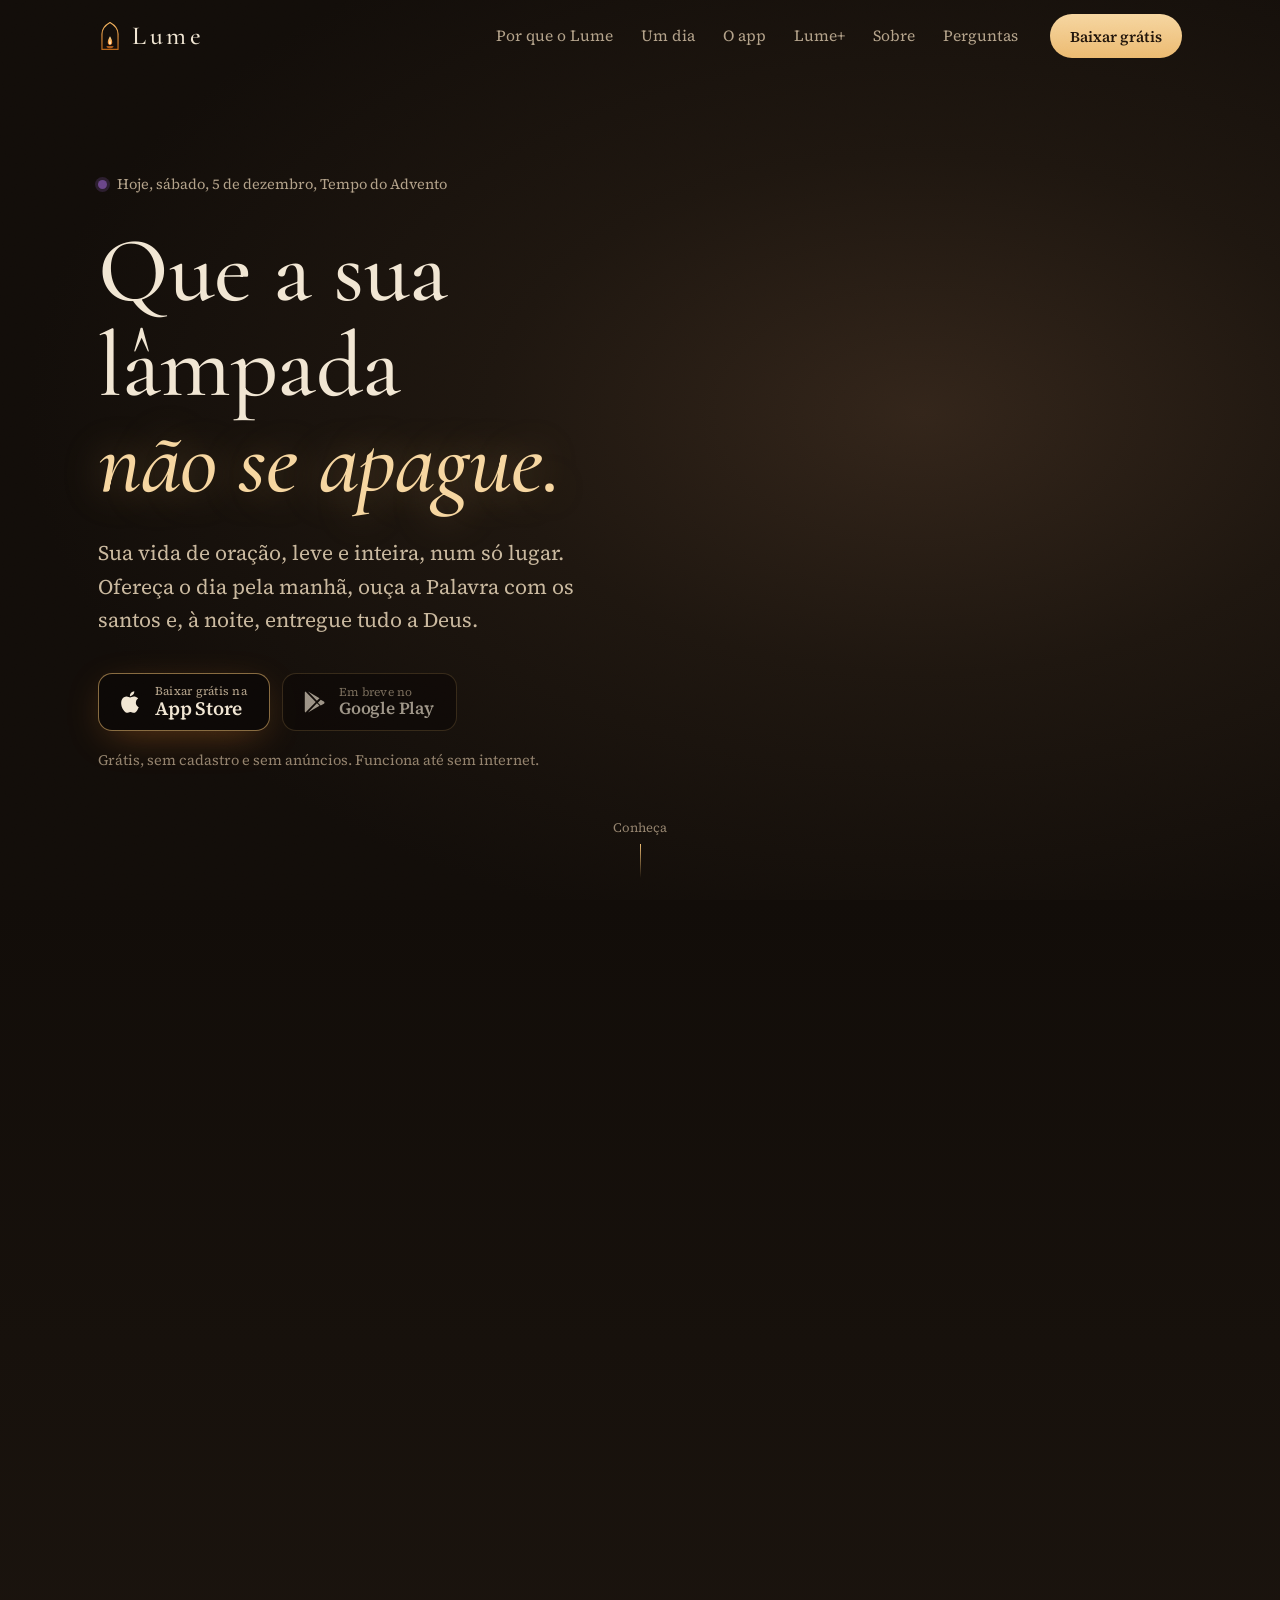
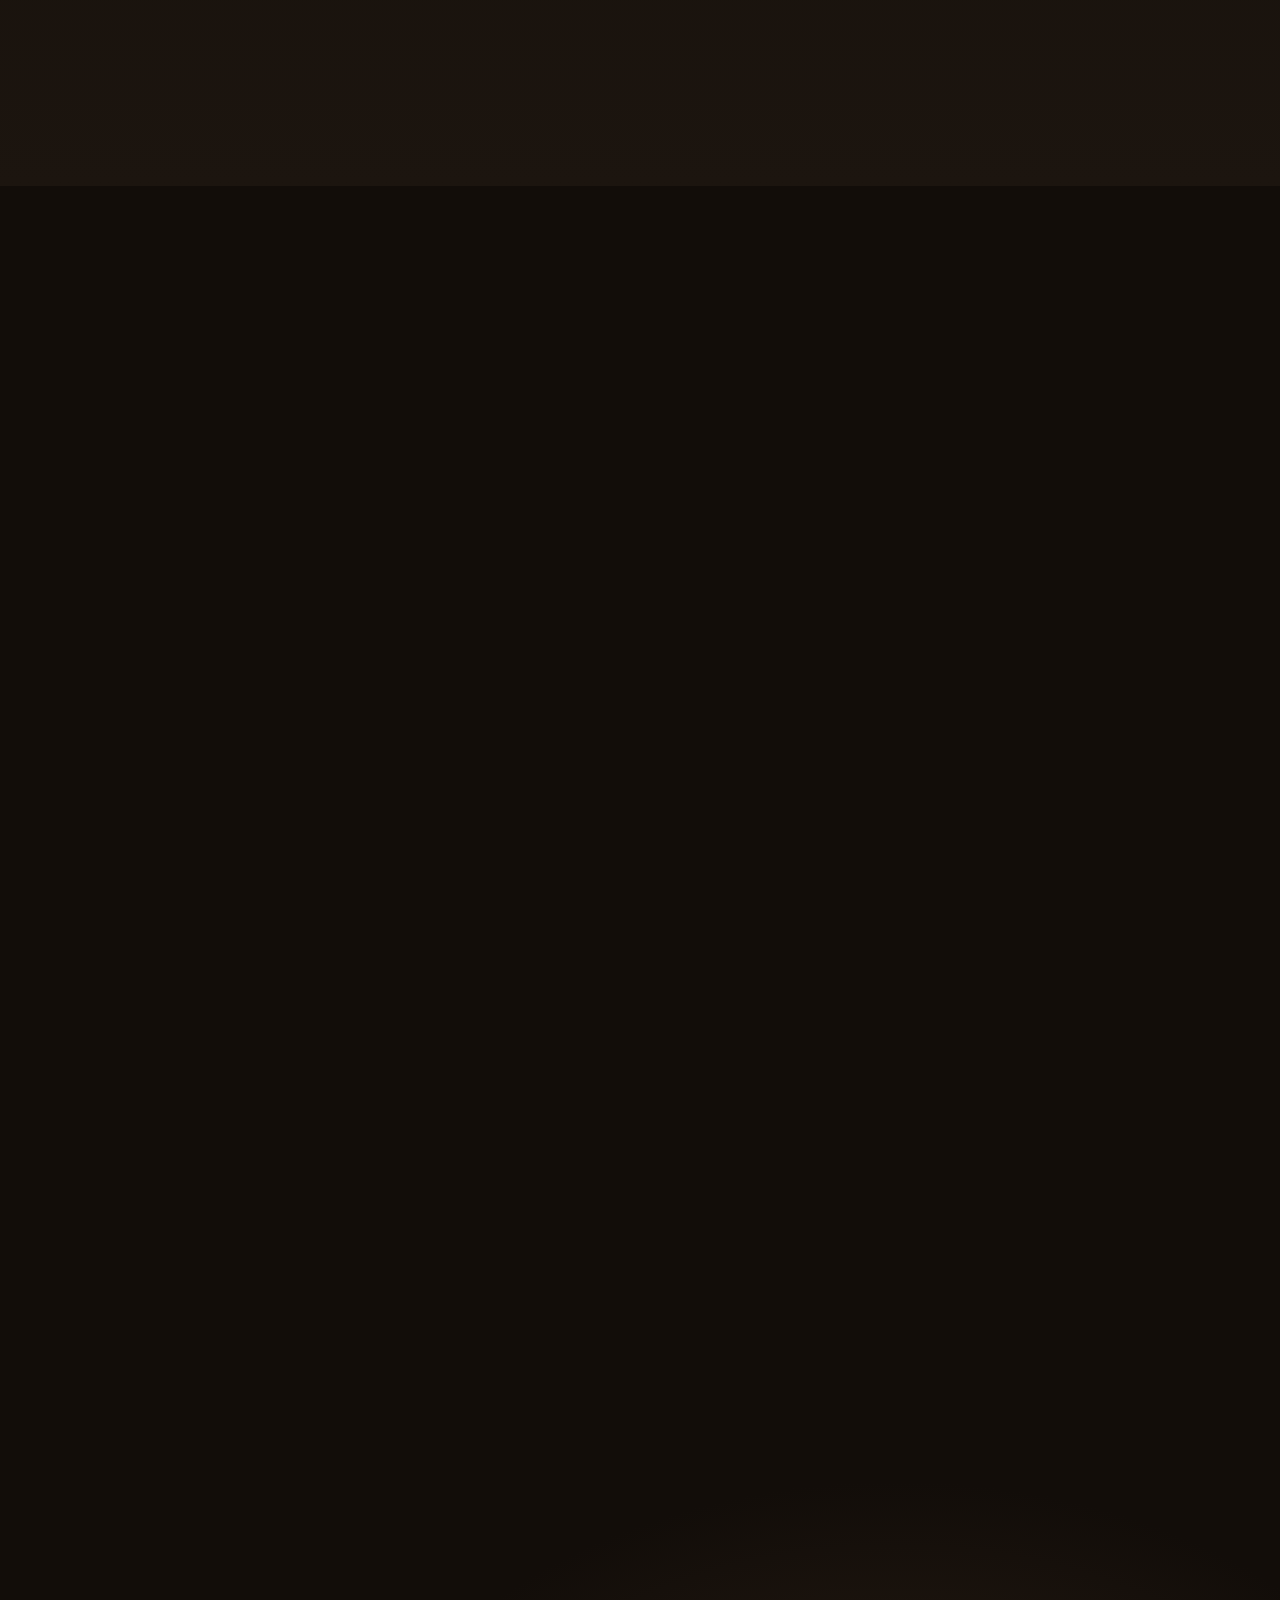
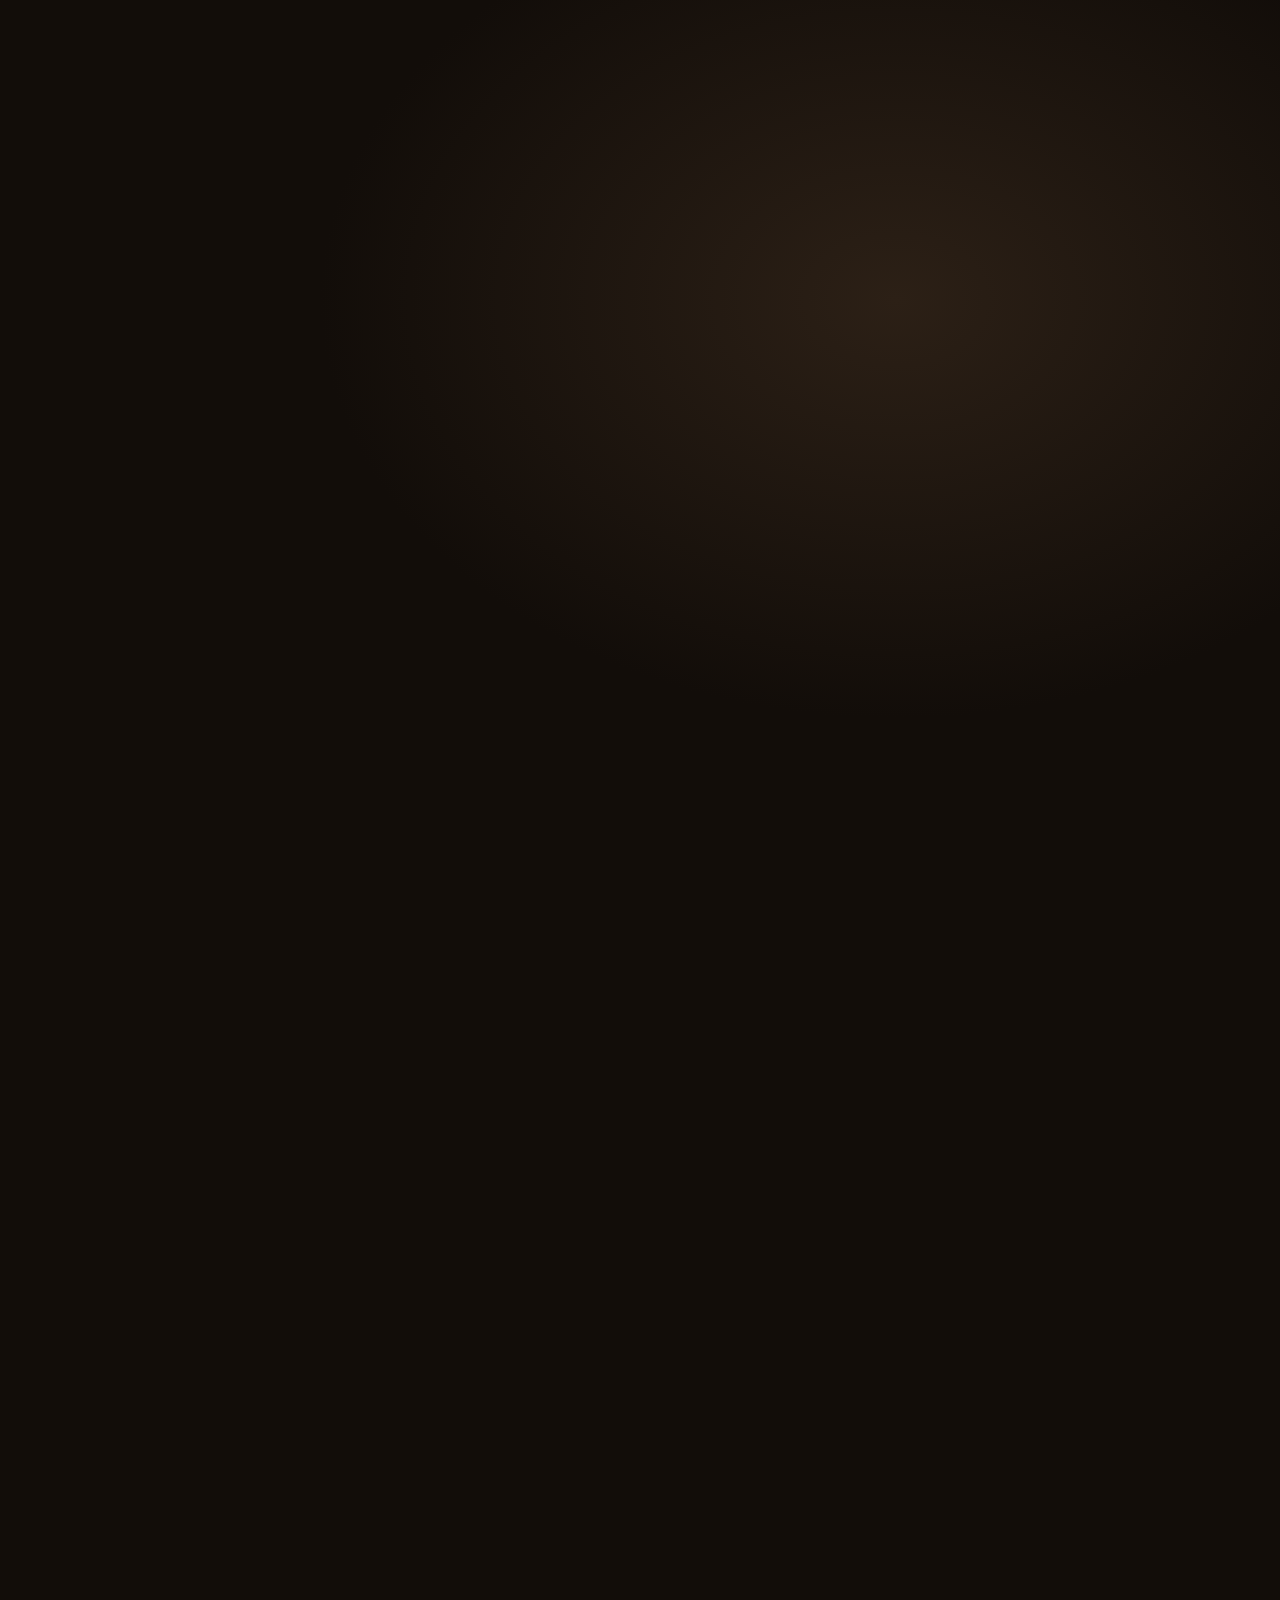
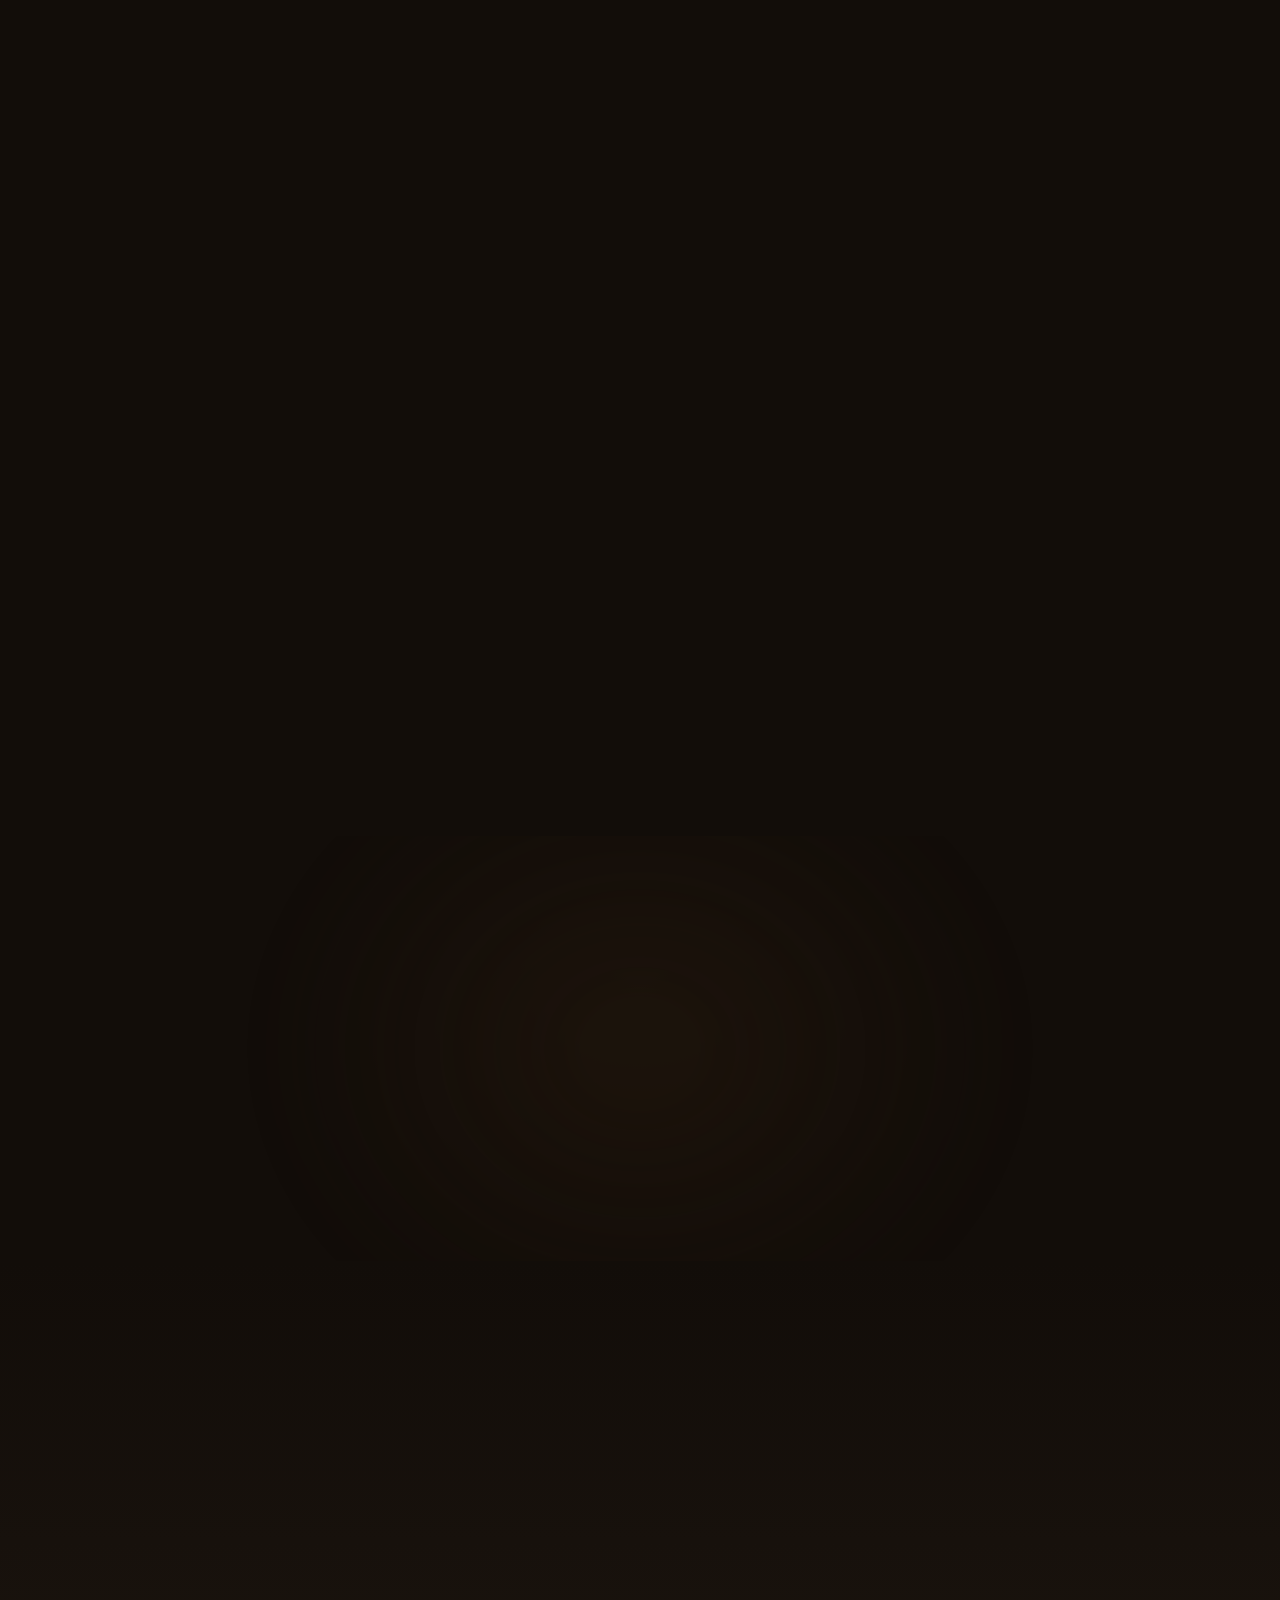
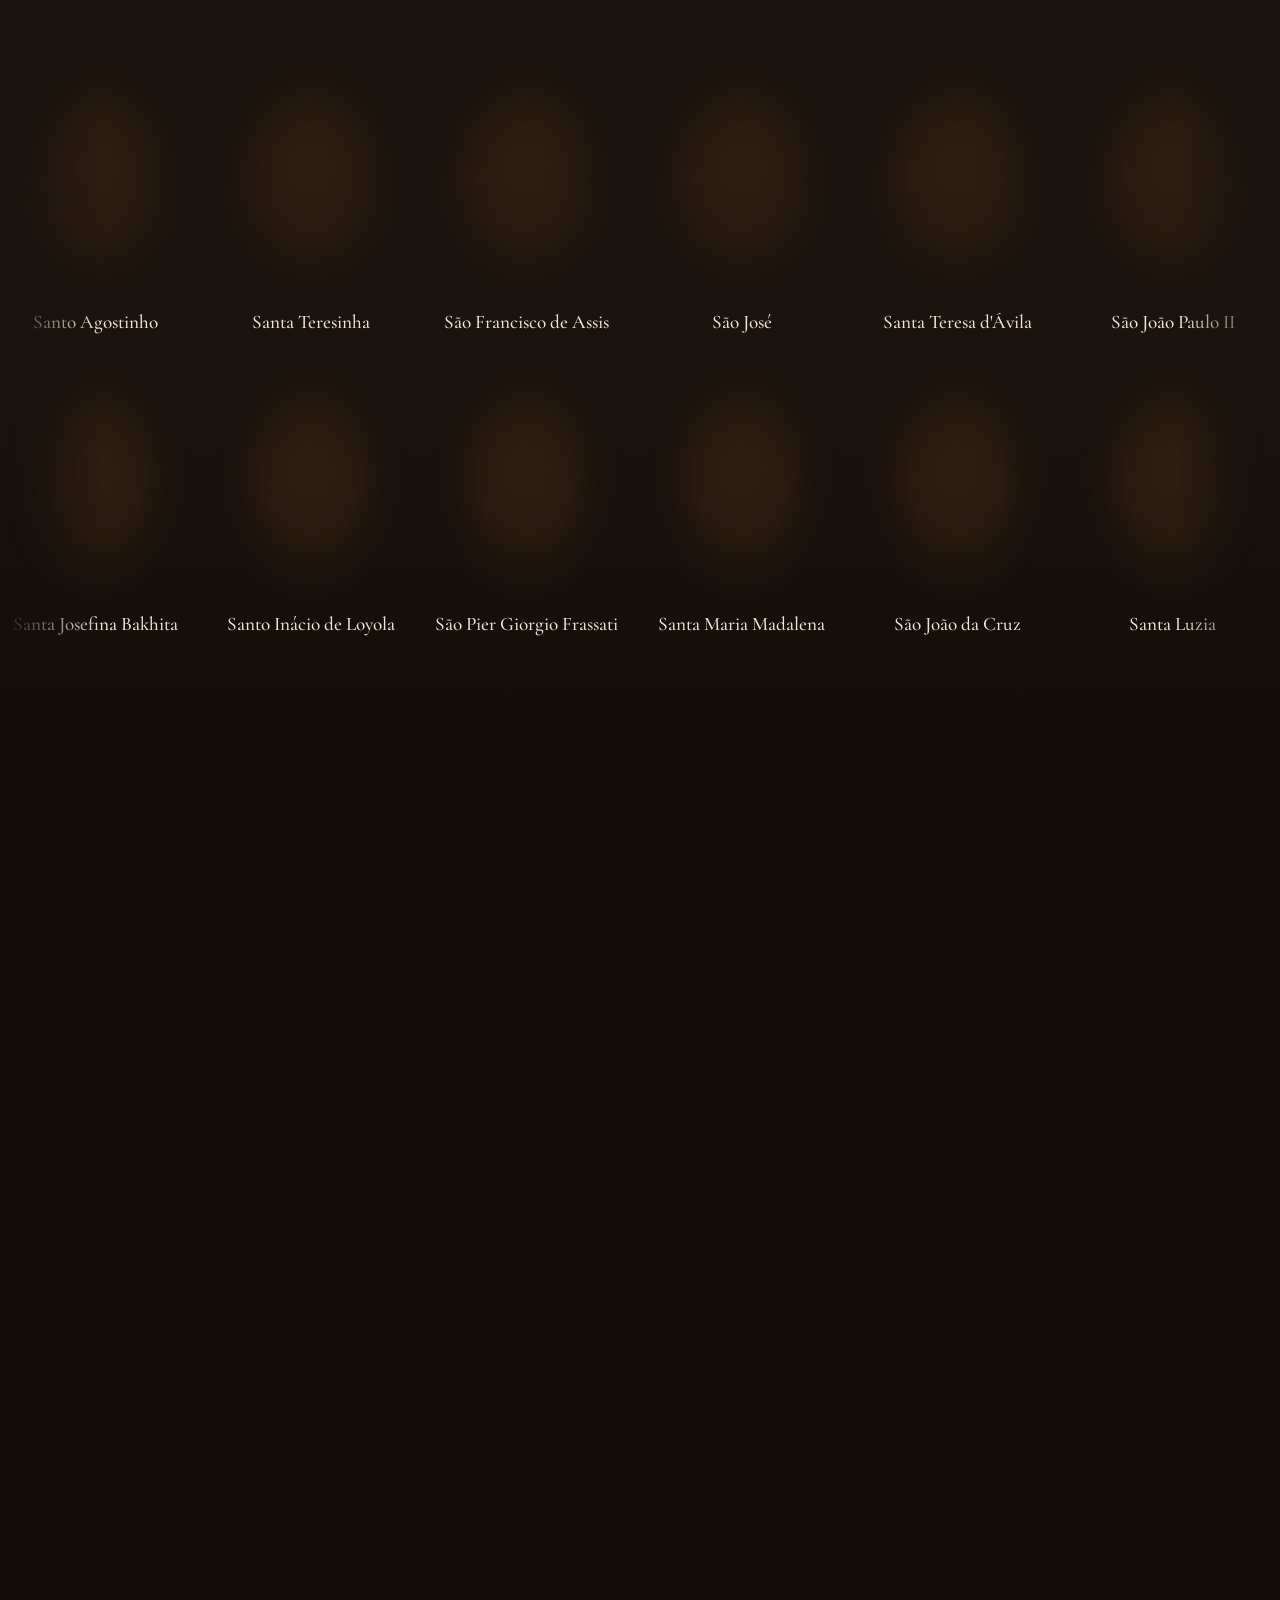
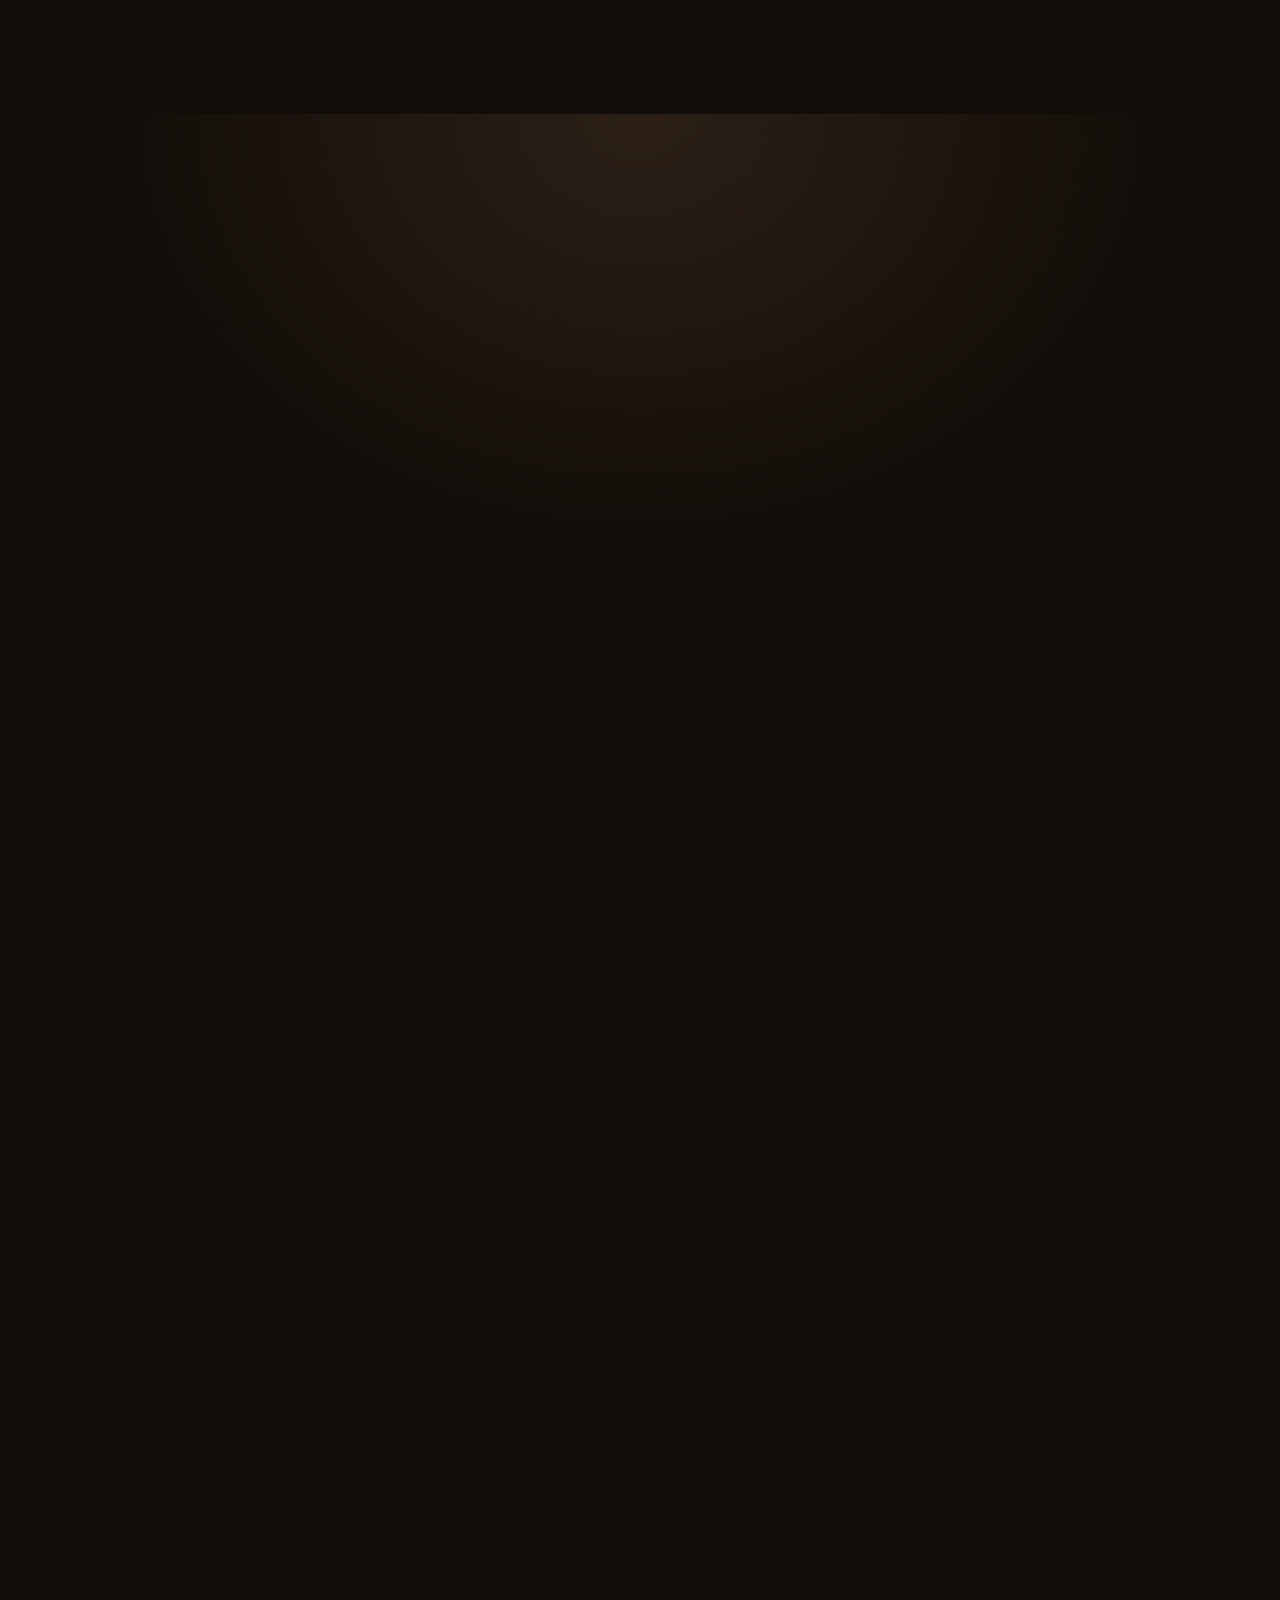
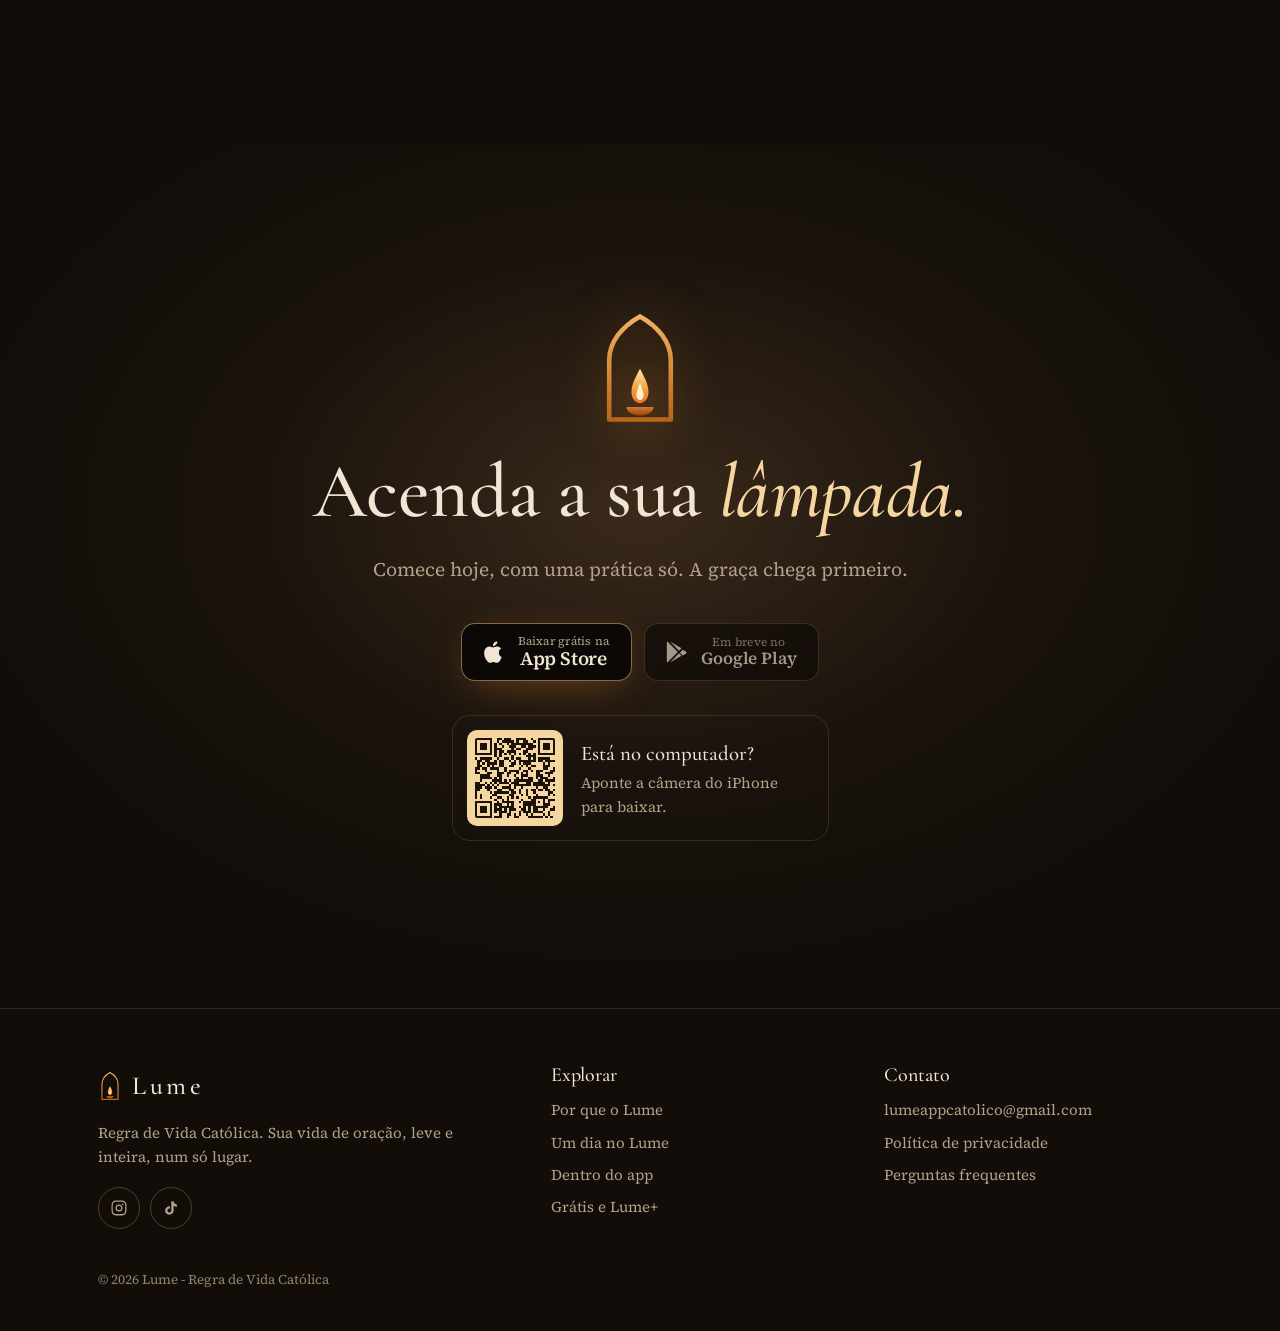
<file: novo/index.html>
<!doctype html><html lang="pt-BR"><head><meta charset="utf-8"><title>Lume</title><meta name="robots" content="noindex"><link rel="canonical" href="https://lumecatolico.com.br/"><meta http-equiv="refresh" content="0; url=/"></head><body><a href="/">Ir para o site do Lume</a></body></html>
</file>
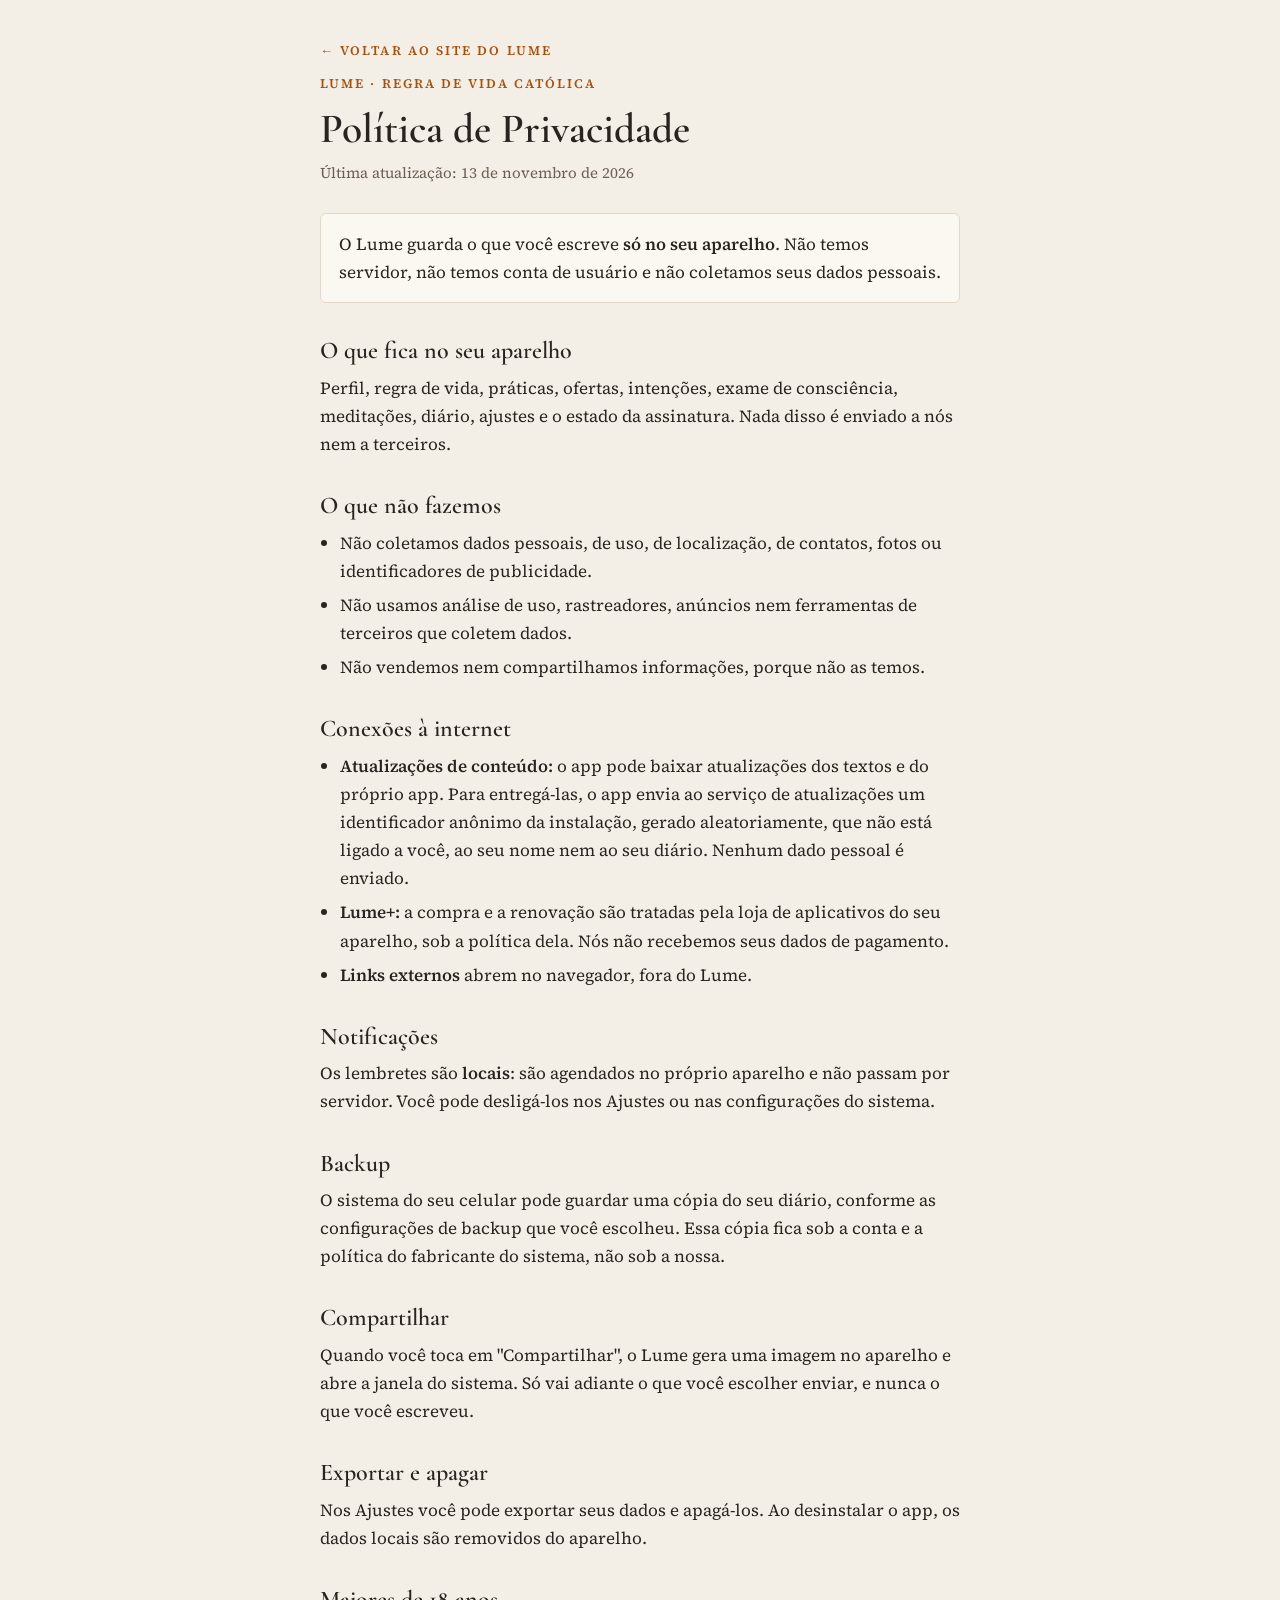
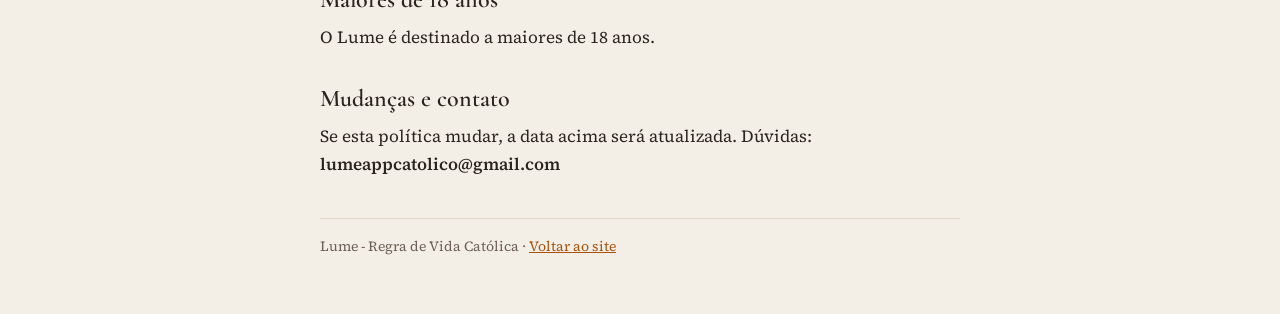
<file: privacidade/index.html>
<!doctype html>
<html lang="pt-BR">
<head>
<meta charset="utf-8">
<meta name="viewport" content="width=device-width, initial-scale=1">
<meta name="color-scheme" content="light dark">
<title>Política de Privacidade do Lume</title>
<meta name="description" content="Política de privacidade do Lume - Regra de Vida Católica. O app não tem conta nem servidor: o que você escreve fica só no seu aparelho, sem anúncios e sem rastreadores.">
<meta property="og:type" content="article">
<meta property="og:locale" content="pt_BR">
<meta property="og:title" content="Política de Privacidade do Lume">
<meta property="og:description" content="O que você escreve no Lume fica só no seu aparelho. Sem conta, sem anúncios e sem rastreadores.">
<meta property="og:url" content="https://lumecatolico.com.br/privacidade/">
<meta property="og:image" content="https://lumecatolico.com.br/img/og.jpg">
<meta name="twitter:card" content="summary_large_image">
<link rel="icon" href="../favicon.png" type="image/png">
<link rel="canonical" href="https://lumecatolico.com.br/privacidade/">
<link rel="preload" href="../fonts/source-serif-4-latin-400-normal.woff2" as="font" type="font/woff2" crossorigin>
<style>
@font-face{font-family:"Cormorant Garamond";font-weight:600;font-style:normal;font-display:swap;src:url(../fonts/cormorant-garamond-latin-600-normal.woff2) format("woff2")}
@font-face{font-family:"Source Serif 4";font-weight:400;font-style:normal;font-display:swap;src:url(../fonts/source-serif-4-latin-400-normal.woff2) format("woff2")}
@font-face{font-family:"Source Serif 4";font-weight:600;font-style:normal;font-display:swap;src:url(../fonts/source-serif-4-latin-600-normal.woff2) format("woff2")}
/* Layout: coluna única de leitura, no tom monástico do app (creme, âmbar, serifa). */
:root {
  --bg: #F4EFE6;
  --fg: #2A2420;
  --muted: #6B5F55;
  --line: #E2D8C8;
  --accent: #A9520E;
  --card: #FBF8F2;
  --f-display: "Cormorant Garamond", Georgia, "Times New Roman", serif;
  --f-body: "Source Serif 4", Georgia, "Times New Roman", serif;
}
@media (prefers-color-scheme: dark) {
  :root:not([data-theme="light"]) {
    --bg: #16120E; --fg: #F2EADD; --muted: #B9AC9C; --line: #3A3027; --accent: #E9A257; --card: #211B15;
    color-scheme: dark;
  }
}
:root[data-theme="dark"] {
  --bg: #16120E; --fg: #F2EADD; --muted: #B9AC9C; --line: #3A3027; --accent: #E9A257; --card: #211B15;
  color-scheme: dark;
}
body {
  background: var(--bg);
  color: var(--fg);
  font-family: var(--f-body);
  font-size: 17px;
  line-height: 1.65;
  padding-block: 40px 56px;
  margin: 0;
  padding-left: max(16px, env(safe-area-inset-left, 0px));
  padding-right: max(16px, env(safe-area-inset-right, 0px));
}
main { max-width: 40rem; margin: 0 auto; min-width: 0; }
.marca { font-size: 13px; letter-spacing: 0.16em; text-transform: uppercase; color: var(--accent); font-weight: 600; margin: 0 0 12px; }
h1 { font-family: var(--f-display); font-weight: 600; font-size: clamp(2rem, 6vw, 2.6rem); line-height: 1.1; margin: 0 0 8px; text-wrap: balance; }
.data { color: var(--muted); font-size: 15px; margin: 0 0 28px; }
.resumo { background: var(--card); border: 1px solid var(--line); border-radius: 6px; padding: 16px 18px; margin: 0 0 8px; }
.resumo p { margin: 0; }
h2 { font-family: var(--f-display); font-weight: 600; font-size: 1.5rem; line-height: 1.2; margin: 34px 0 8px; text-wrap: balance; }
p, ul { margin: 0 0 12px; }
ul { padding-left: 1.2em; }
li { margin-bottom: 6px; }
a { color: var(--accent); }
a:focus-visible { outline: 2px solid var(--accent); outline-offset: 2px; }
.email { font-weight: 600; overflow-wrap: anywhere; }
footer { margin-top: 40px; padding-top: 16px; border-top: 1px solid var(--line); color: var(--muted); font-size: 14px; }
</style>
</head>
<body>


<main>
  <p class="marca"><a href="../" style="text-decoration:none">← Voltar ao site do Lume</a></p>
  <p class="marca">Lume · Regra de Vida Católica</p>
  <h1>Política de Privacidade</h1>
  <p class="data">Última atualização: 13 de novembro de 2026</p>

  <div class="resumo">
    <p>O Lume guarda o que você escreve <strong>só no seu aparelho</strong>. Não temos servidor, não temos conta de usuário e não coletamos seus dados pessoais.</p>
  </div>

  <h2>O que fica no seu aparelho</h2>
  <p>Perfil, regra de vida, práticas, ofertas, intenções, exame de consciência, meditações, diário, ajustes e o estado da assinatura. Nada disso é enviado a nós nem a terceiros.</p>

  <h2>O que não fazemos</h2>
  <ul>
    <li>Não coletamos dados pessoais, de uso, de localização, de contatos, fotos ou identificadores de publicidade.</li>
    <li>Não usamos análise de uso, rastreadores, anúncios nem ferramentas de terceiros que coletem dados.</li>
    <li>Não vendemos nem compartilhamos informações, porque não as temos.</li>
  </ul>

  <h2>Conexões à internet</h2>
  <ul>
    <li><strong>Atualizações de conteúdo:</strong> o app pode baixar atualizações dos textos e do próprio app. Para entregá-las, o app envia ao serviço de atualizações um identificador anônimo da instalação, gerado aleatoriamente, que não está ligado a você, ao seu nome nem ao seu diário. Nenhum dado pessoal é enviado.</li>
    <li><strong>Lume+:</strong> a compra e a renovação são tratadas pela loja de aplicativos do seu aparelho, sob a política dela. Nós não recebemos seus dados de pagamento.</li>
    <li><strong>Links externos</strong> abrem no navegador, fora do Lume.</li>
  </ul>

  <h2>Notificações</h2>
  <p>Os lembretes são <strong>locais</strong>: são agendados no próprio aparelho e não passam por servidor. Você pode desligá-los nos Ajustes ou nas configurações do sistema.</p>

  <h2>Backup</h2>
  <p>O sistema do seu celular pode guardar uma cópia do seu diário, conforme as configurações de backup que você escolheu. Essa cópia fica sob a conta e a política do fabricante do sistema, não sob a nossa.</p>

  <h2>Compartilhar</h2>
  <p>Quando você toca em "Compartilhar", o Lume gera uma imagem no aparelho e abre a janela do sistema. Só vai adiante o que você escolher enviar, e nunca o que você escreveu.</p>

  <h2>Exportar e apagar</h2>
  <p>Nos Ajustes você pode exportar seus dados e apagá-los. Ao desinstalar o app, os dados locais são removidos do aparelho.</p>

  <h2>Maiores de 18 anos</h2>
  <p>O Lume é destinado a maiores de 18 anos.</p>

  <h2>Mudanças e contato</h2>
  <p>Se esta política mudar, a data acima será atualizada. Dúvidas: <span class="email">lumeappcatolico@gmail.com</span></p>

  <footer>Lume - Regra de Vida Católica · <a href="../">Voltar ao site</a></footer>
</main>

</body>
</html>
</file>
